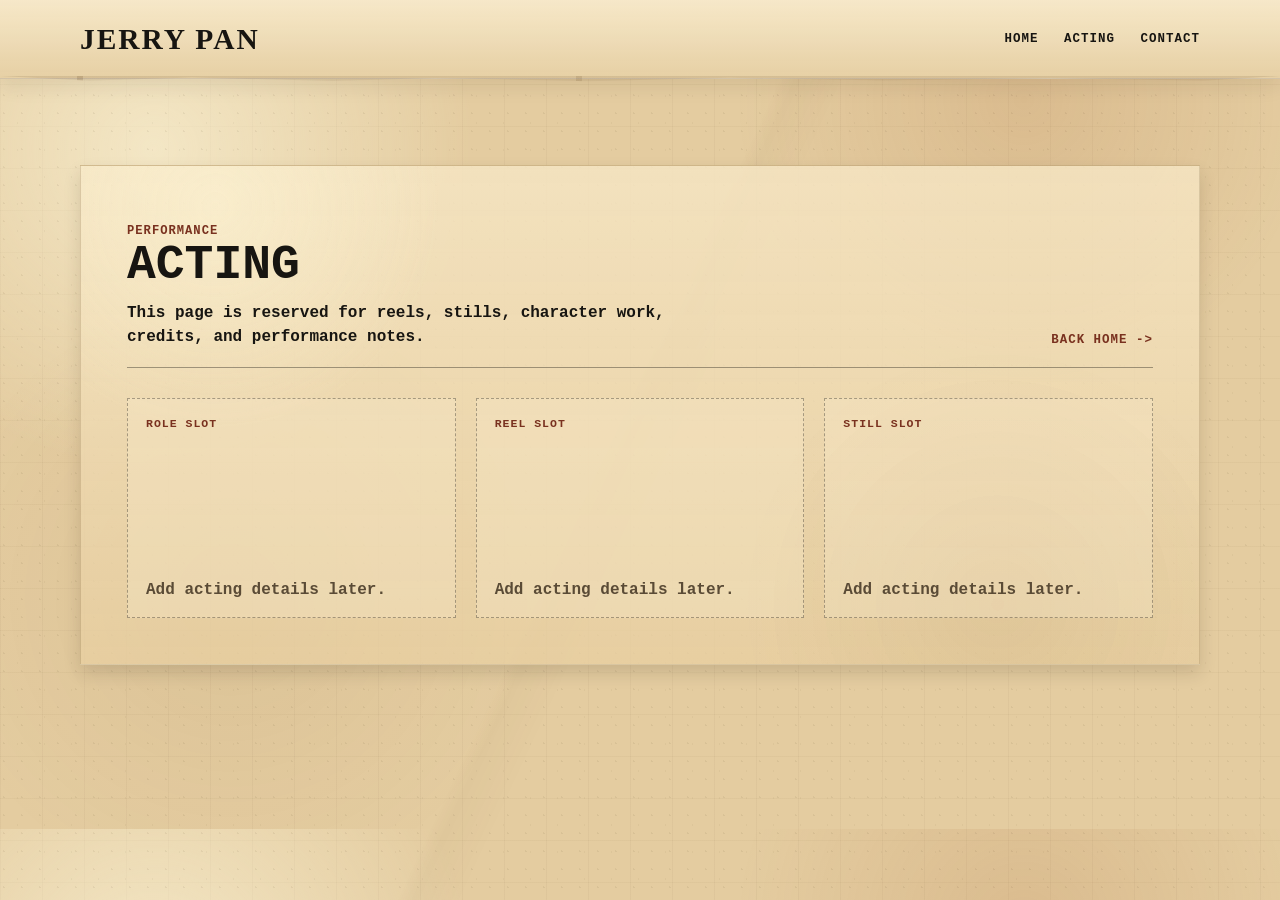
<file: acting.html>
<!DOCTYPE html>
<html lang="en">
  <head>
    <meta charset="UTF-8" />
    <meta name="viewport" content="width=device-width, initial-scale=1.0" />
    <title>Acting | Jerry Pan</title>
    <link rel="stylesheet" href="styles.css" />
  </head>
  <body>
    <header class="site-header">
      <nav class="nav-strip" aria-label="Main navigation">
        <a class="brand" href="index.html#home">Jerry Pan</a>
        <div class="nav-links open-static">
          <a class="nav-link" href="index.html#home">Home</a>
          <a class="nav-link" href="index.html#acting">Acting</a>
          <a class="nav-link" href="index.html#contact">Contact</a>
        </div>
      </nav>
    </header>
    <main class="detail-main">
      <section class="container detail-panel">
        <div class="detail-heading">
          <div>
            <p class="eyebrow">Performance</p>
            <h1>Acting</h1>
            <p>This page is reserved for reels, stills, character work, credits, and performance notes.</p>
          </div>
          <a class="detail-back" href="index.html#acting">Back Home <span aria-hidden="true">-&gt;</span></a>
        </div>
        <div class="empty-grid">
          <article class="empty-card"><span>Role slot</span><p>Add acting details later.</p></article>
          <article class="empty-card"><span>Reel slot</span><p>Add acting details later.</p></article>
          <article class="empty-card"><span>Still slot</span><p>Add acting details later.</p></article>
        </div>
      </section>
    </main>
  </body>
</html>
</file>
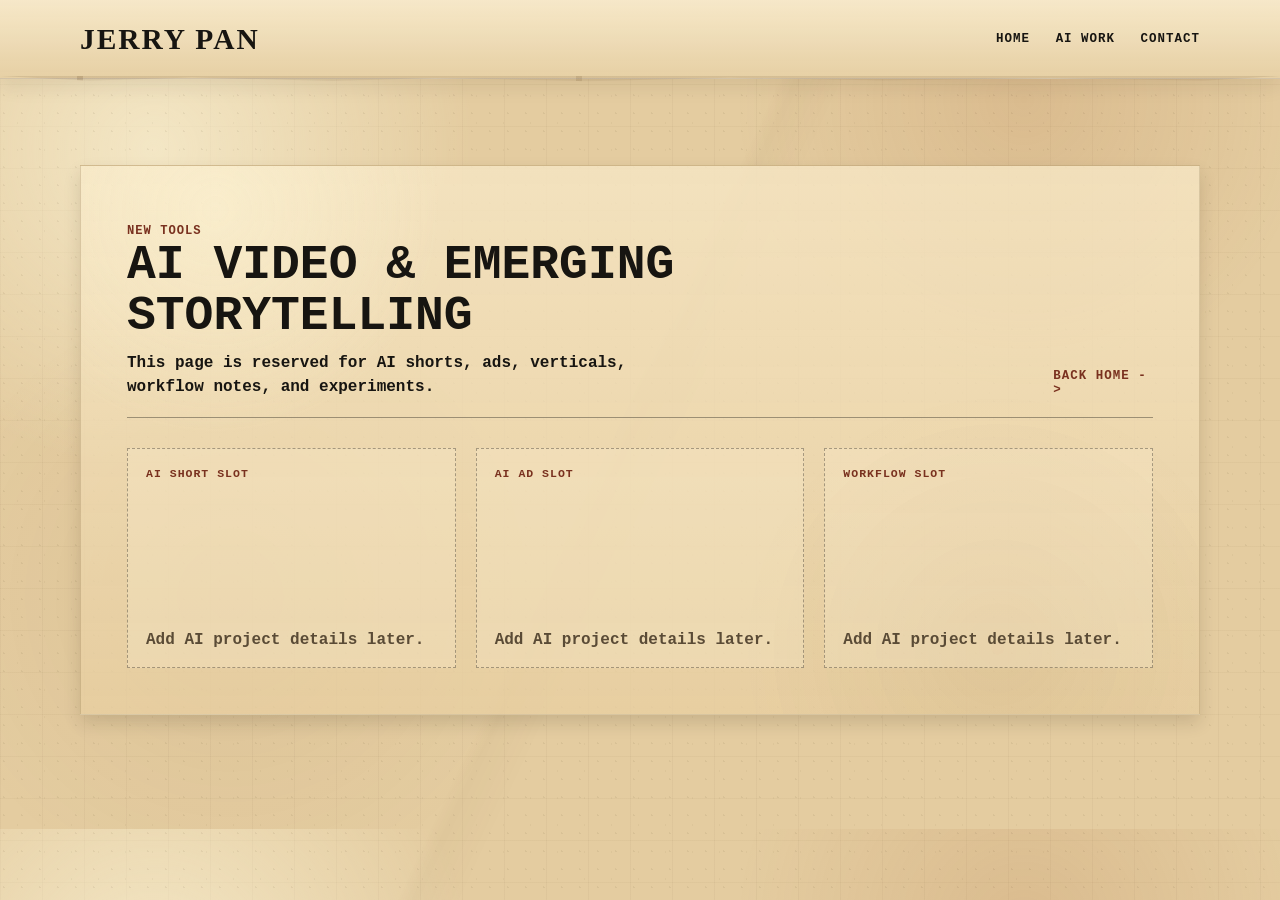
<file: ai-video.html>
<!DOCTYPE html>
<html lang="en">
  <head>
    <meta charset="UTF-8" />
    <meta name="viewport" content="width=device-width, initial-scale=1.0" />
    <title>AI Video | Jerry Pan</title>
    <link rel="stylesheet" href="styles.css" />
  </head>
  <body>
    <header class="site-header">
      <nav class="nav-strip" aria-label="Main navigation">
        <a class="brand" href="index.html#home">Jerry Pan</a>
        <div class="nav-links open-static">
          <a class="nav-link" href="index.html#home">Home</a>
          <a class="nav-link" href="index.html#ai-work">AI Work</a>
          <a class="nav-link" href="index.html#contact">Contact</a>
        </div>
      </nav>
    </header>
    <main class="detail-main">
      <section class="container detail-panel">
        <div class="detail-heading">
          <div>
            <p class="eyebrow">New tools</p>
            <h1>AI Video &amp; Emerging Storytelling</h1>
            <p>This page is reserved for AI shorts, ads, verticals, workflow notes, and experiments.</p>
          </div>
          <a class="detail-back" href="index.html#ai-work">Back Home <span aria-hidden="true">-&gt;</span></a>
        </div>
        <div class="empty-grid">
          <article class="empty-card"><span>AI short slot</span><p>Add AI project details later.</p></article>
          <article class="empty-card"><span>AI ad slot</span><p>Add AI project details later.</p></article>
          <article class="empty-card"><span>Workflow slot</span><p>Add AI project details later.</p></article>
        </div>
      </section>
    </main>
  </body>
</html>
</file>
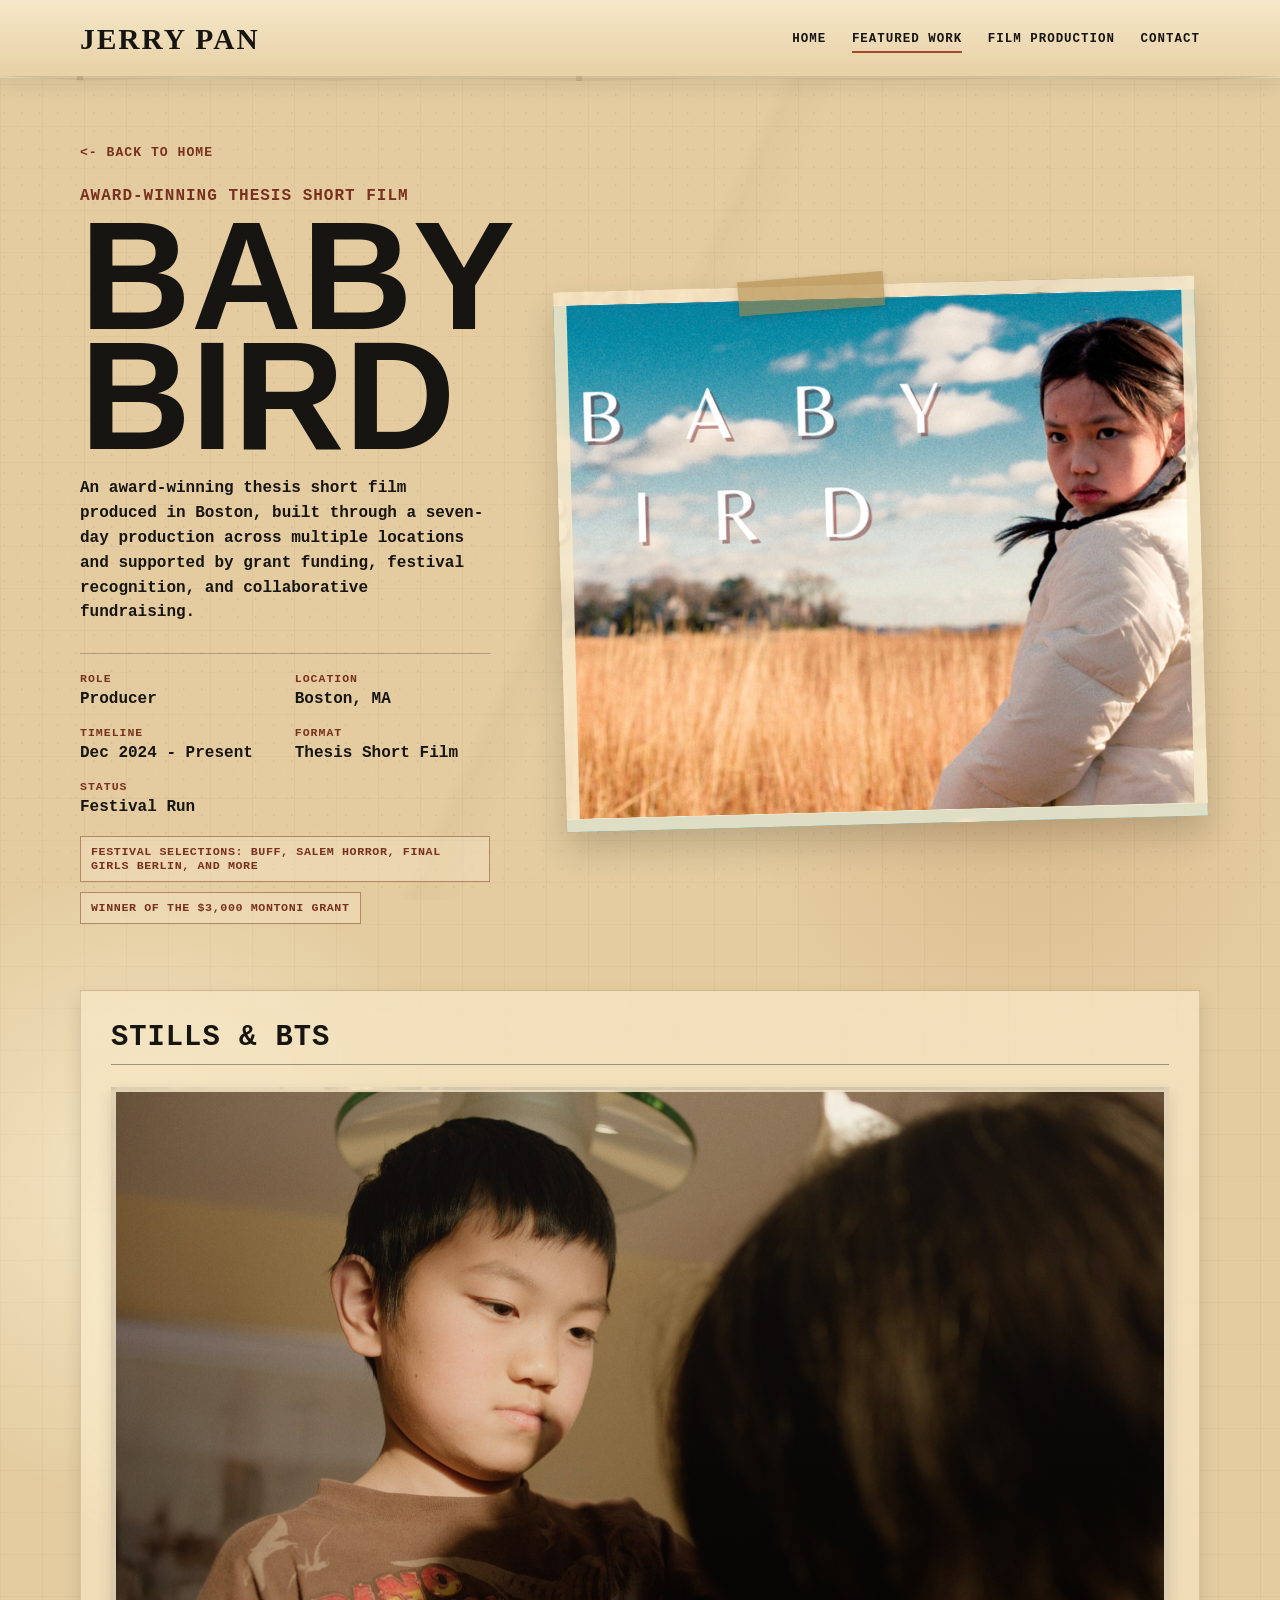
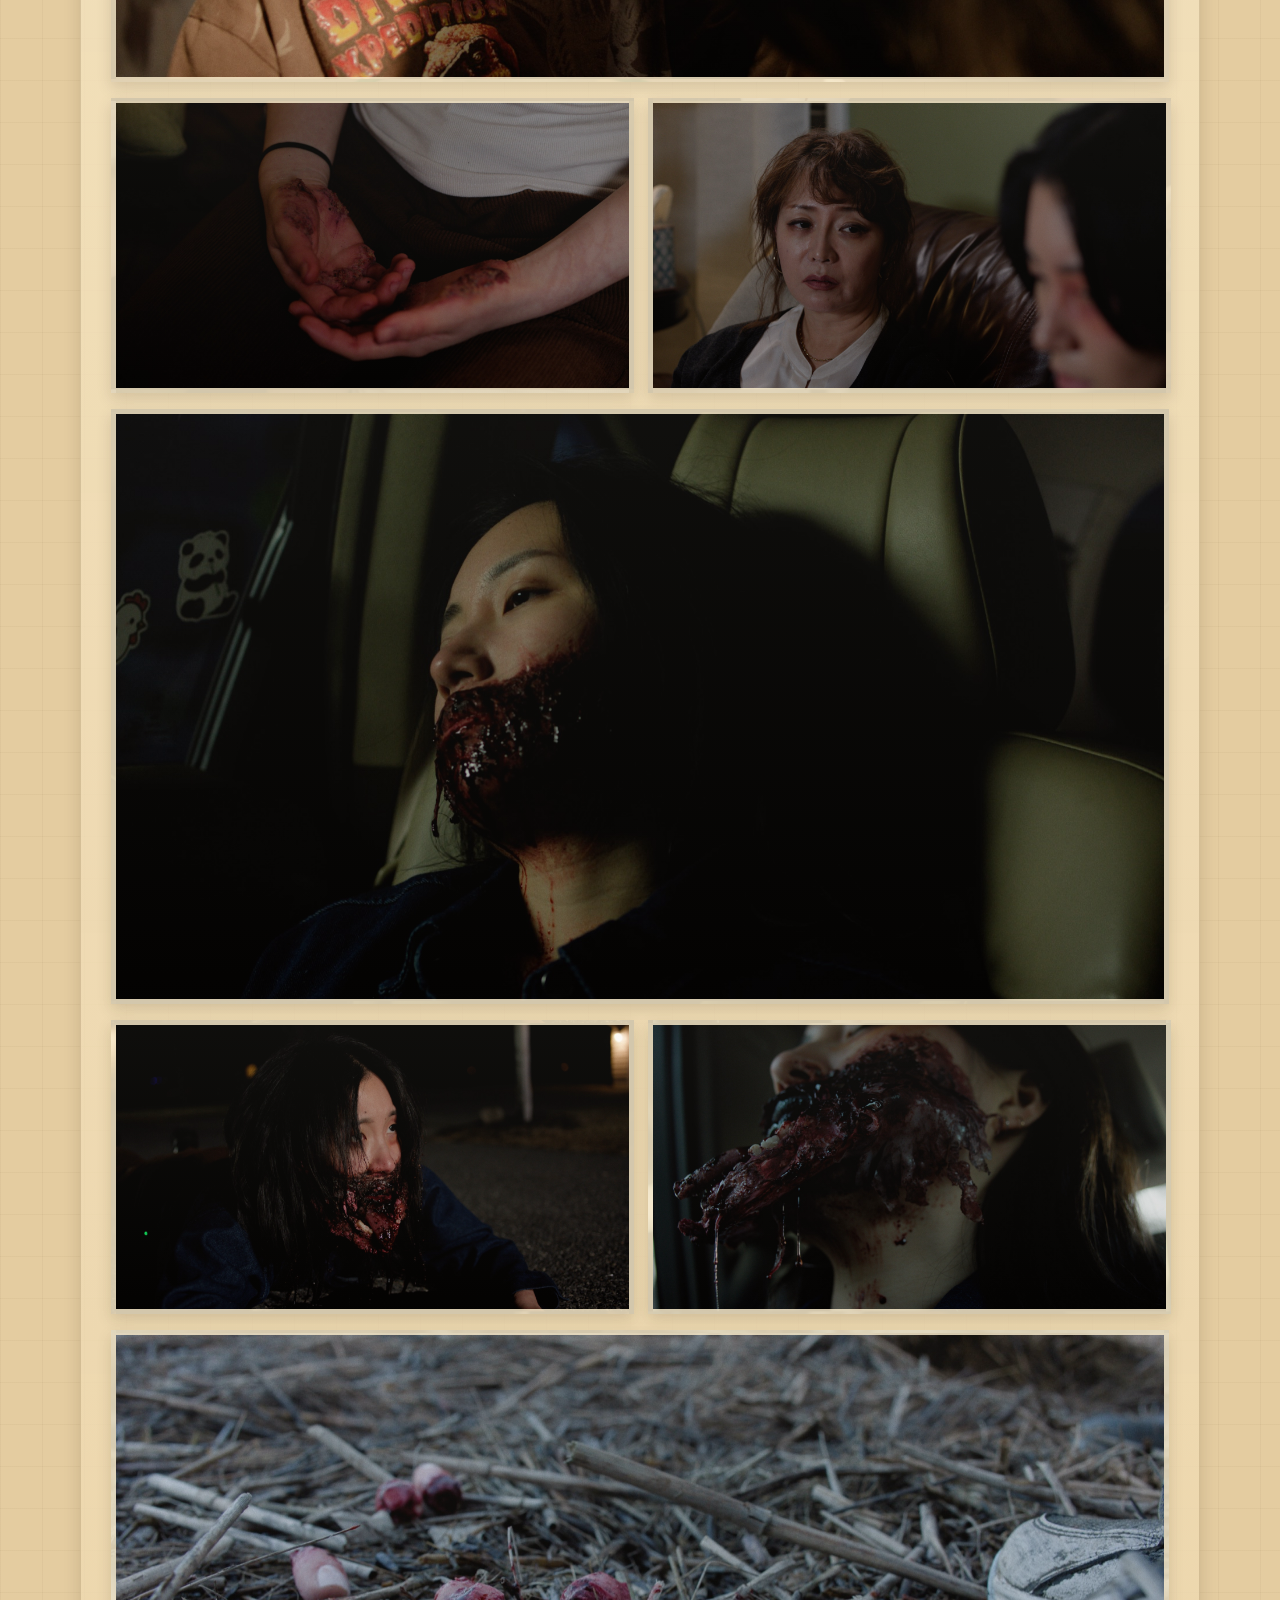
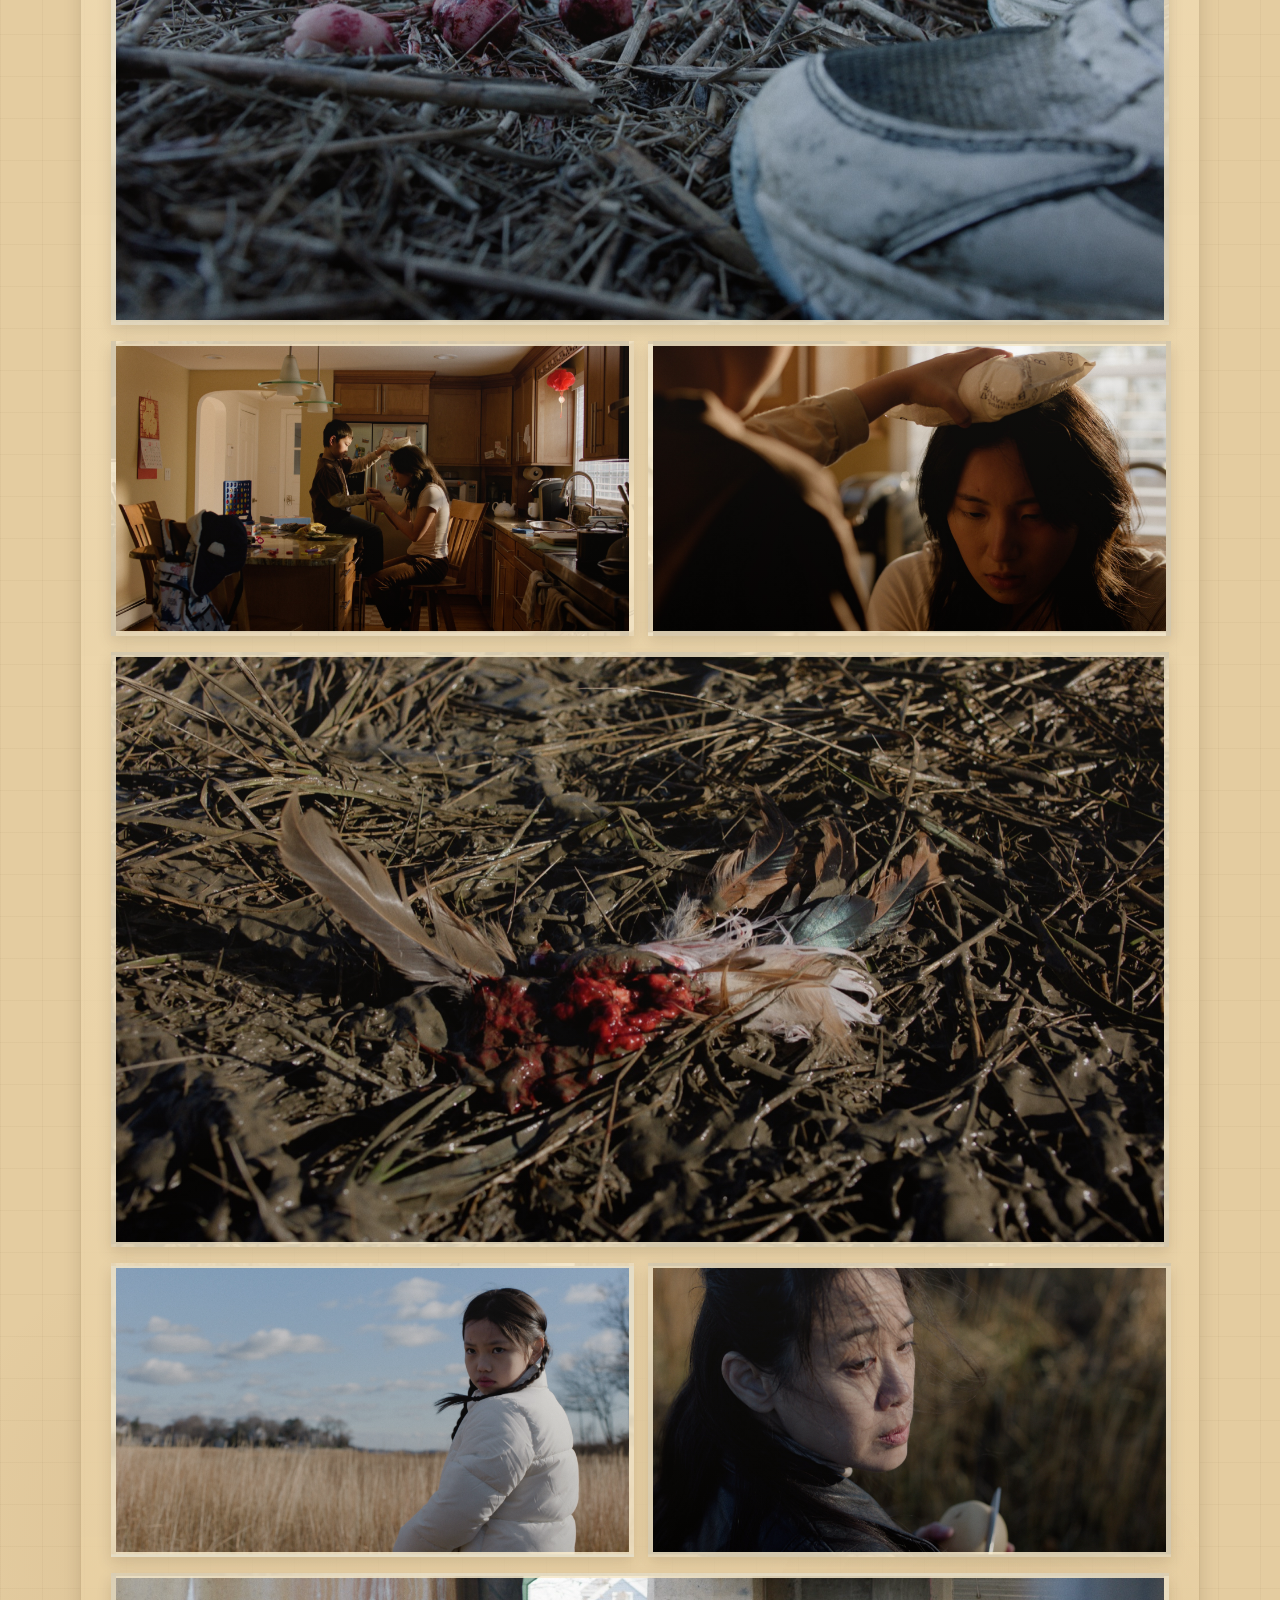
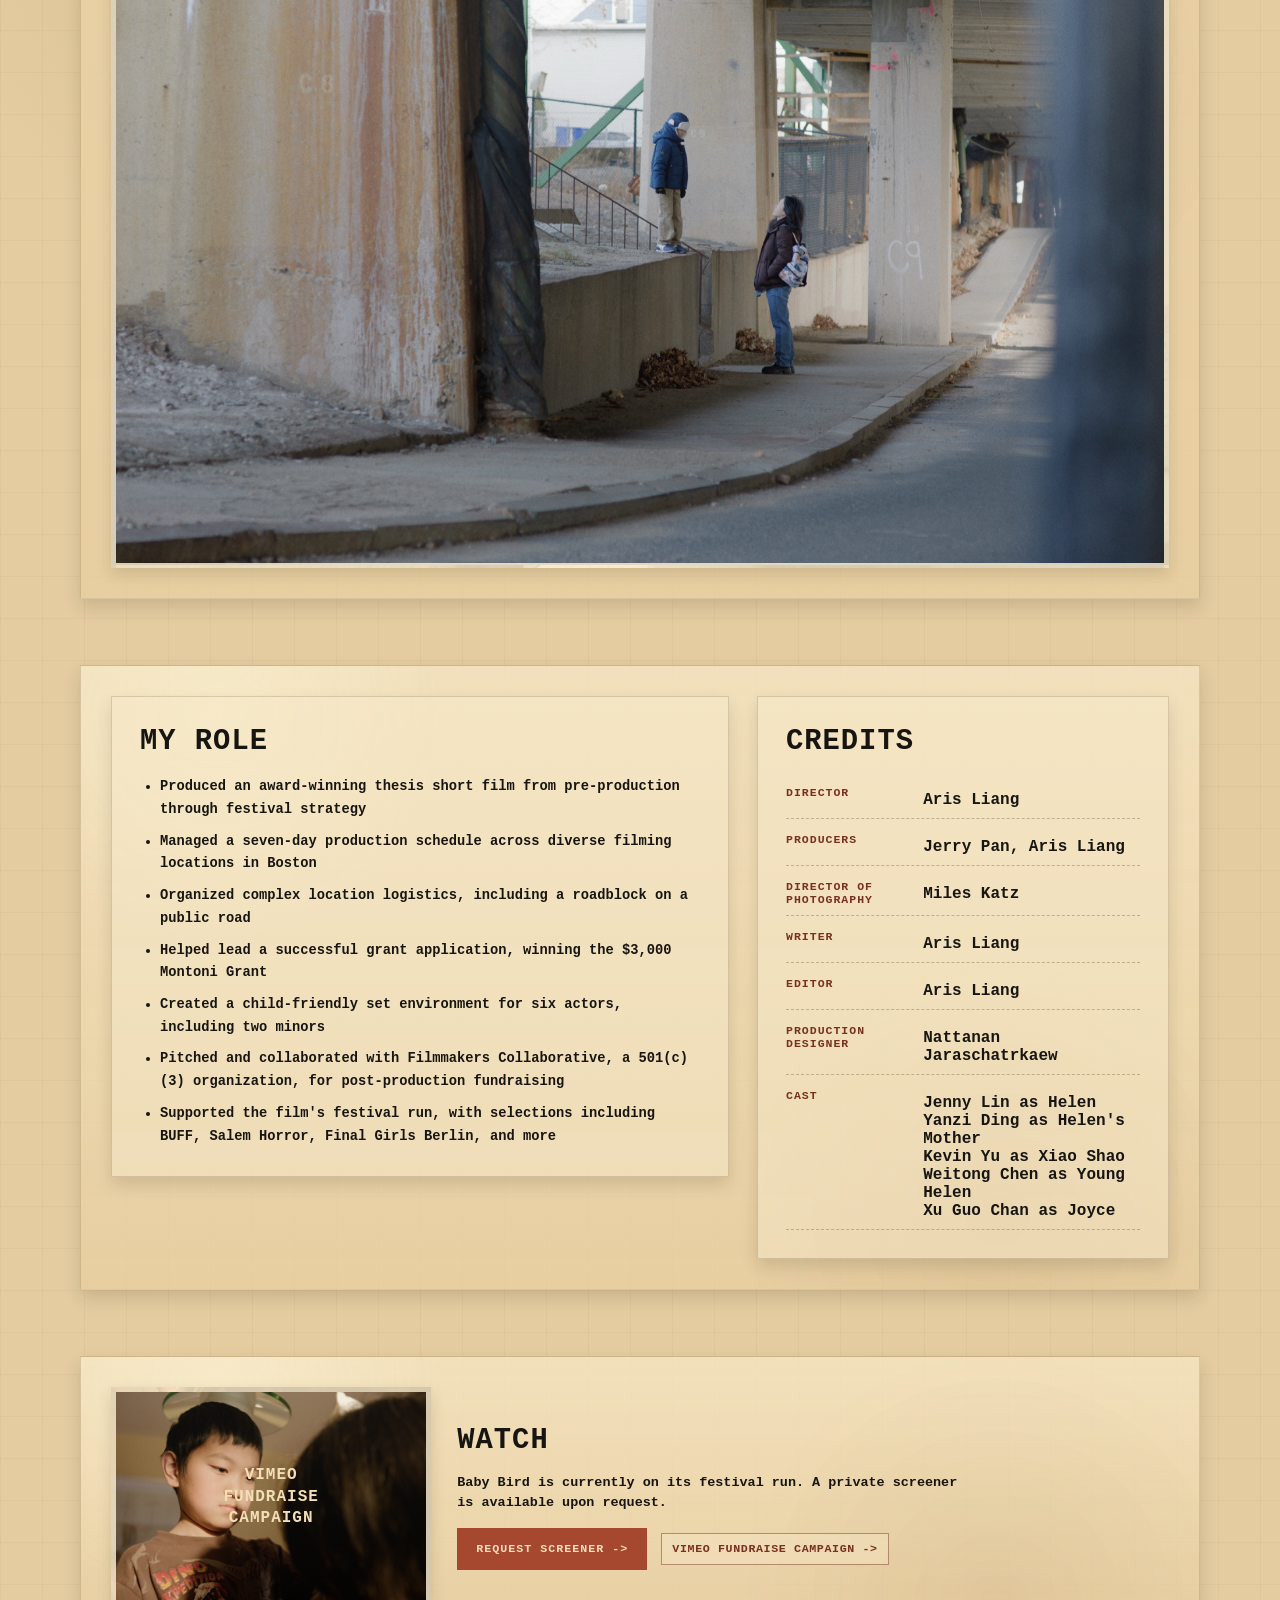
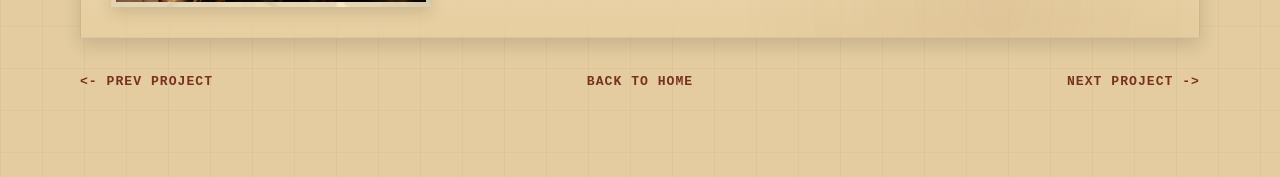
<file: baby-bird.html>
<!DOCTYPE html>
<html lang="en">
  <head>
    <meta charset="UTF-8" />
    <meta name="viewport" content="width=device-width, initial-scale=1.0" />
    <title>Baby Bird | Jerry Pan</title>
    <link rel="stylesheet" href="styles.css" />
  </head>
  <body>
    <header class="site-header">
      <nav class="nav-strip" aria-label="Main navigation">
        <a class="brand" href="index.html#home">Jerry Pan</a>
        <button class="nav-toggle" type="button" aria-expanded="false" aria-controls="site-menu">
          <span></span>
          <span></span>
          <span></span>
          <span class="sr-only">Toggle navigation</span>
        </button>
        <div class="nav-links" id="site-menu">
          <a class="nav-link" href="index.html#home">Home</a>
          <a class="nav-link active" href="index.html#featured-work">Featured Work</a>
          <a class="nav-link" href="index.html#film-production">Film Production</a>
          <a class="nav-link" href="index.html#contact">Contact</a>
        </div>
      </nav>
    </header>

    <main class="project-page">
      <section class="container project-hero" aria-labelledby="baby-bird-title">
        <a class="project-back" href="index.html#featured-work">&lt;- Back to Home</a>
        <div class="project-hero-grid">
          <div class="project-hero-copy">
            <p class="eyebrow">Award-Winning Thesis Short Film</p>
            <h1 id="baby-bird-title">Baby<br />Bird</h1>
            <p>
              An award-winning thesis short film produced in Boston, built through a seven-day
              production across multiple locations and supported by grant funding, festival
              recognition, and collaborative fundraising.
            </p>
            <dl class="project-meta">
              <div><dt>Role</dt><dd>Producer</dd></div>
              <div><dt>Location</dt><dd>Boston, MA</dd></div>
              <div><dt>Timeline</dt><dd>Dec 2024 - Present</dd></div>
              <div><dt>Format</dt><dd>Thesis Short Film</dd></div>
              <div><dt>Status</dt><dd>Festival Run</dd></div>
            </dl>
            <div class="project-tags">
              <span>Festival Selections: BUFF, Salem Horror, Final Girls Berlin, and more</span>
              <span>Winner of the $3,000 Montoni Grant</span>
            </div>
          </div>
          <div class="project-hero-image" style="--photo: url('./assets/baby-bird/hero.jpg?v=title')">
            <span class="tape project-hero-tape"></span>
          </div>
        </div>
      </section>

      <section class="container project-gallery-section" aria-labelledby="stills-heading">
        <div class="project-section-heading">
          <h2 id="stills-heading">Stills &amp; BTS</h2>
        </div>
        <div class="bb-gallery">
          <figure class="bb-gallery-item gallery-hero" style="--photo: url('./assets/baby-bird/still-08.jpg?v=stills')"></figure>
          <figure class="bb-gallery-item" style="--photo: url('./assets/baby-bird/still-10.jpg?v=stills')"></figure>
          <figure class="bb-gallery-item" style="--photo: url('./assets/baby-bird/still-11.jpg?v=stills')"></figure>
          <figure class="bb-gallery-item gallery-wide" style="--photo: url('./assets/baby-bird/still-05.jpg?v=stills')"></figure>
          <figure class="bb-gallery-item" style="--photo: url('./assets/baby-bird/still-13.jpg?v=stills')"></figure>
          <figure class="bb-gallery-item" style="--photo: url('./assets/baby-bird/still-12.jpg?v=stills')"></figure>
          <figure class="bb-gallery-item gallery-wide" style="--photo: url('./assets/baby-bird/still-04.jpg?v=stills')"></figure>
          <figure class="bb-gallery-item" style="--photo: url('./assets/baby-bird/still-07.jpg?v=stills')"></figure>
          <figure class="bb-gallery-item" style="--photo: url('./assets/baby-bird/still-09.jpg?v=stills')"></figure>
          <figure class="bb-gallery-item gallery-wide" style="--photo: url('./assets/baby-bird/still-03.jpg?v=stills')"></figure>
          <figure class="bb-gallery-item" style="--photo: url('./assets/baby-bird/still-01.jpg?v=stills')"></figure>
          <figure class="bb-gallery-item" style="--photo: url('./assets/baby-bird/still-02.jpg?v=stills')"></figure>
          <figure class="bb-gallery-item gallery-wide" style="--photo: url('./assets/baby-bird/still-06.jpg?v=stills')"></figure>
        </div>
      </section>

      <section class="container project-info-grid">
        <article class="project-paper-card">
          <h2>My Role</h2>
          <ul>
            <li>Produced an award-winning thesis short film from pre-production through festival strategy</li>
            <li>Managed a seven-day production schedule across diverse filming locations in Boston</li>
            <li>Organized complex location logistics, including a roadblock on a public road</li>
            <li>Helped lead a successful grant application, winning the $3,000 Montoni Grant</li>
            <li>Created a child-friendly set environment for six actors, including two minors</li>
            <li>Pitched and collaborated with Filmmakers Collaborative, a 501(c)(3) organization, for post-production fundraising</li>
            <li>Supported the film's festival run, with selections including BUFF, Salem Horror, Final Girls Berlin, and more</li>
          </ul>
        </article>

        <article class="project-paper-card">
          <h2>Credits</h2>
          <dl class="credits-list">
            <div><dt>Director</dt><dd>Aris Liang</dd></div>
            <div><dt>Producers</dt><dd>Jerry Pan, Aris Liang</dd></div>
            <div><dt>Director of Photography</dt><dd>Miles Katz</dd></div>
            <div><dt>Writer</dt><dd>Aris Liang</dd></div>
            <div><dt>Editor</dt><dd>Aris Liang</dd></div>
            <div><dt>Production Designer</dt><dd>Nattanan Jaraschatrkaew</dd></div>
            <div>
              <dt>Cast</dt>
              <dd>
                Jenny Lin as Helen<br />
                Yanzi Ding as Helen's Mother<br />
                Kevin Yu as Xiao Shao<br />
                Weitong Chen as Young Helen<br />
                Xu Guo Chan as Joyce
              </dd>
            </div>
          </dl>
        </article>
      </section>

      <section class="container project-watch-section" aria-labelledby="watch-heading">
        <a
          class="watch-thumb"
          href="https://vimeo.com/1054960101"
          target="_blank"
          rel="noopener noreferrer"
          style="--photo: url('./assets/baby-bird/trailer-thumb.jpg?v=stills')"
          aria-label="Open the Baby Bird Vimeo fundraise campaign"
        >
          <span>Vimeo<br />Fundraise<br />Campaign</span>
        </a>
        <div class="watch-copy">
          <h2 id="watch-heading">Watch</h2>
          <p>Baby Bird is currently on its festival run. A private screener is available upon request.</p>
          <div class="watch-actions">
            <a
              class="button button-red"
              href="https://mail.google.com/mail/?view=cm&fs=1&to=JerryPan404%40gmail.com&su=Baby%20Bird%20Screener%20Request&body=Hi%20Jerry%2C%0A%0AI%27d%20like%20to%20request%20a%20private%20screener%20for%20Baby%20Bird.%0A%0AThank%20you."
              target="_blank"
              rel="noopener noreferrer"
            >Request Screener -&gt;</a>
            <a
              class="trailer-note"
              href="https://vimeo.com/1054960101"
              target="_blank"
              rel="noopener noreferrer"
            >Vimeo Fundraise Campaign -&gt;</a>
          </div>
        </div>
      </section>

      <nav class="container project-bottom-nav" aria-label="Project navigation">
        <a href="once-upon-the-time-in-boston.html">&lt;- Prev Project</a>
        <a href="index.html#featured-work">Back to Home</a>
        <a href="index.html#featured-project-echoes-of-tomorrow">Next Project -&gt;</a>
      </nav>
    </main>
    <script src="script.js"></script>
  </body>
</html>
</file>
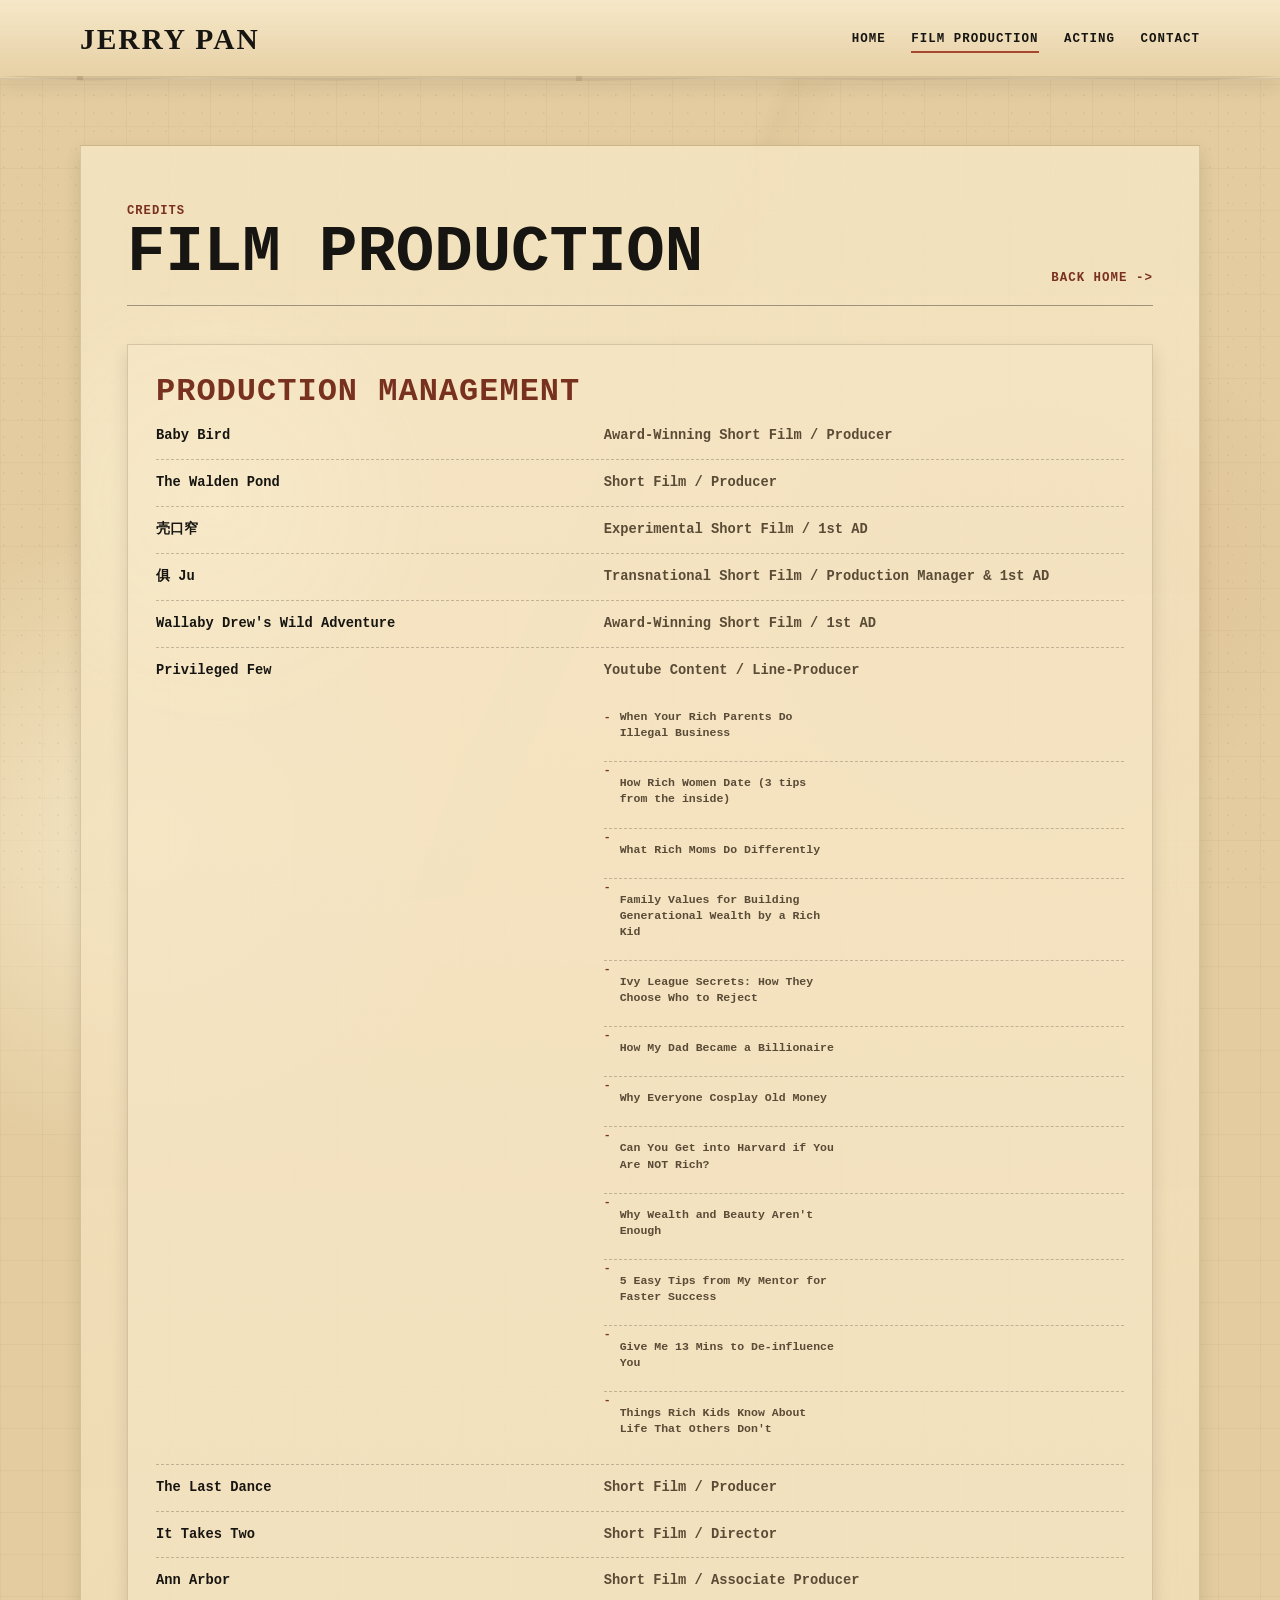
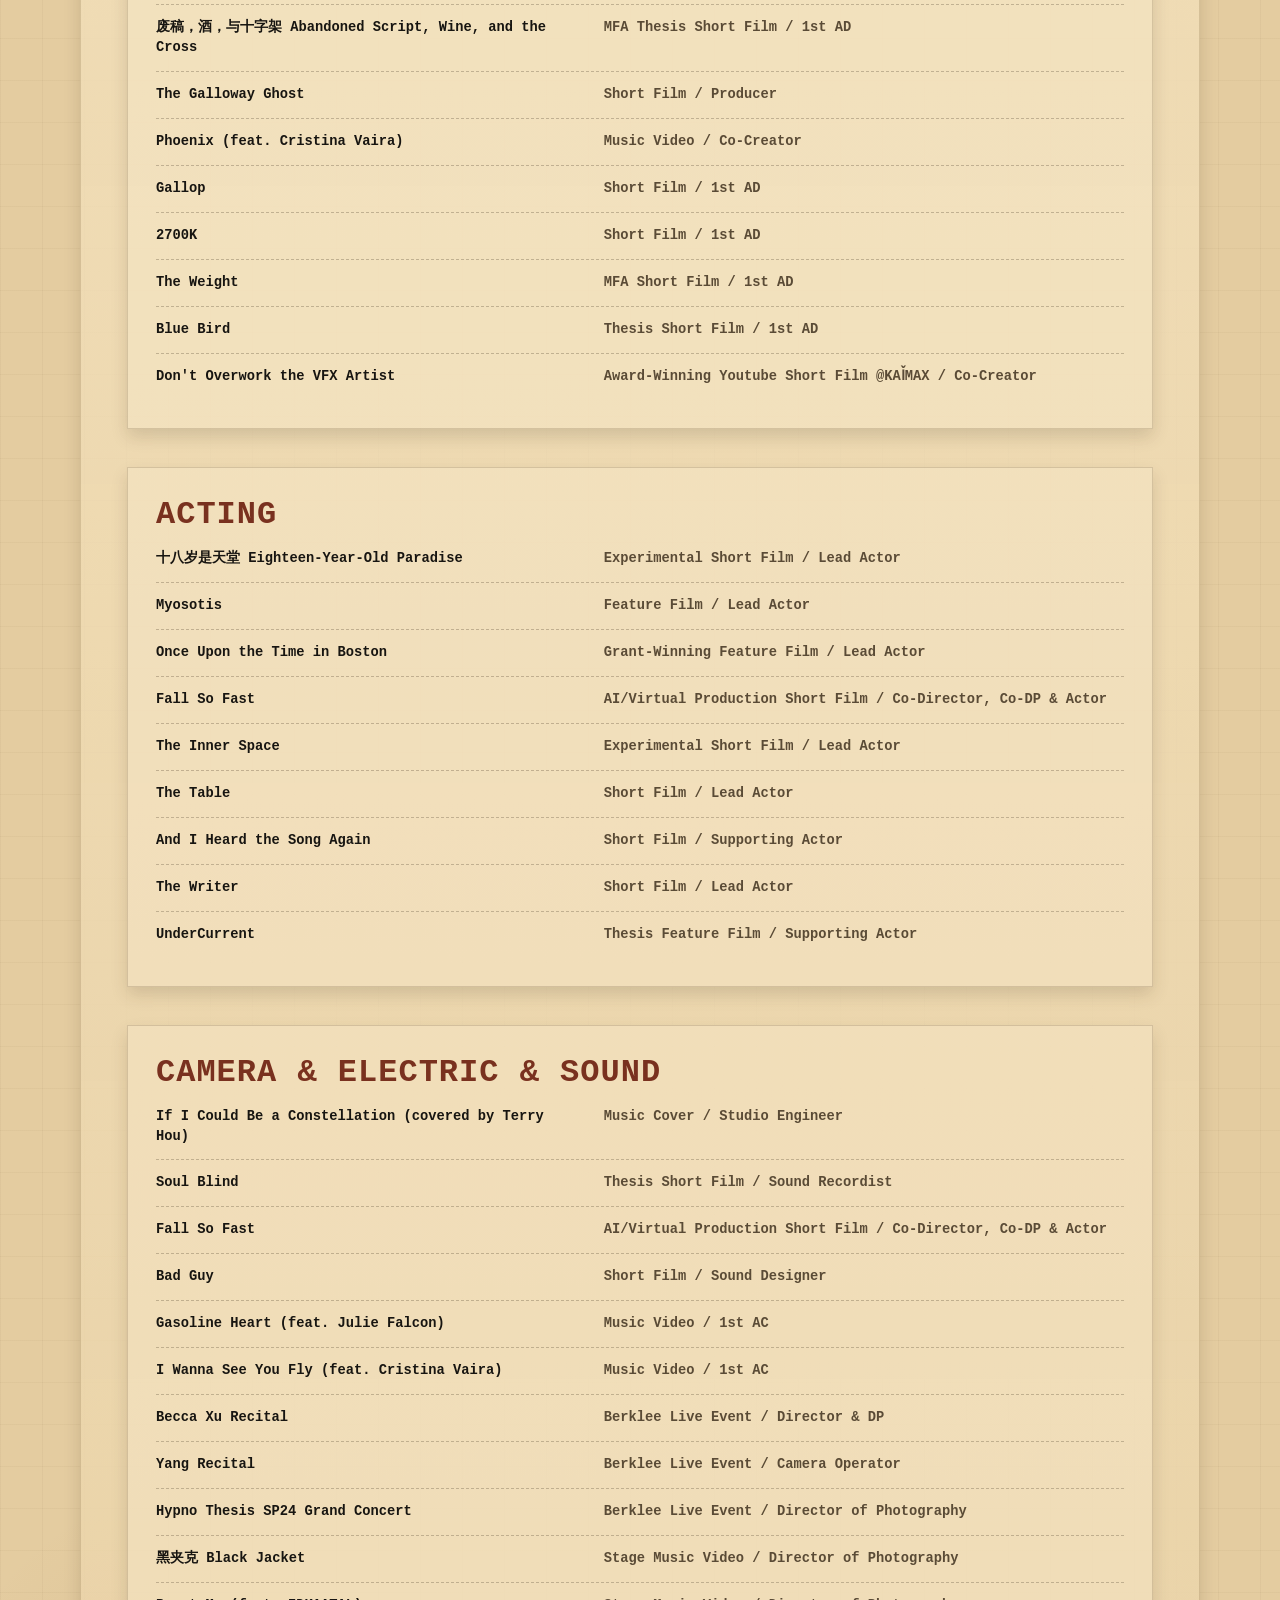
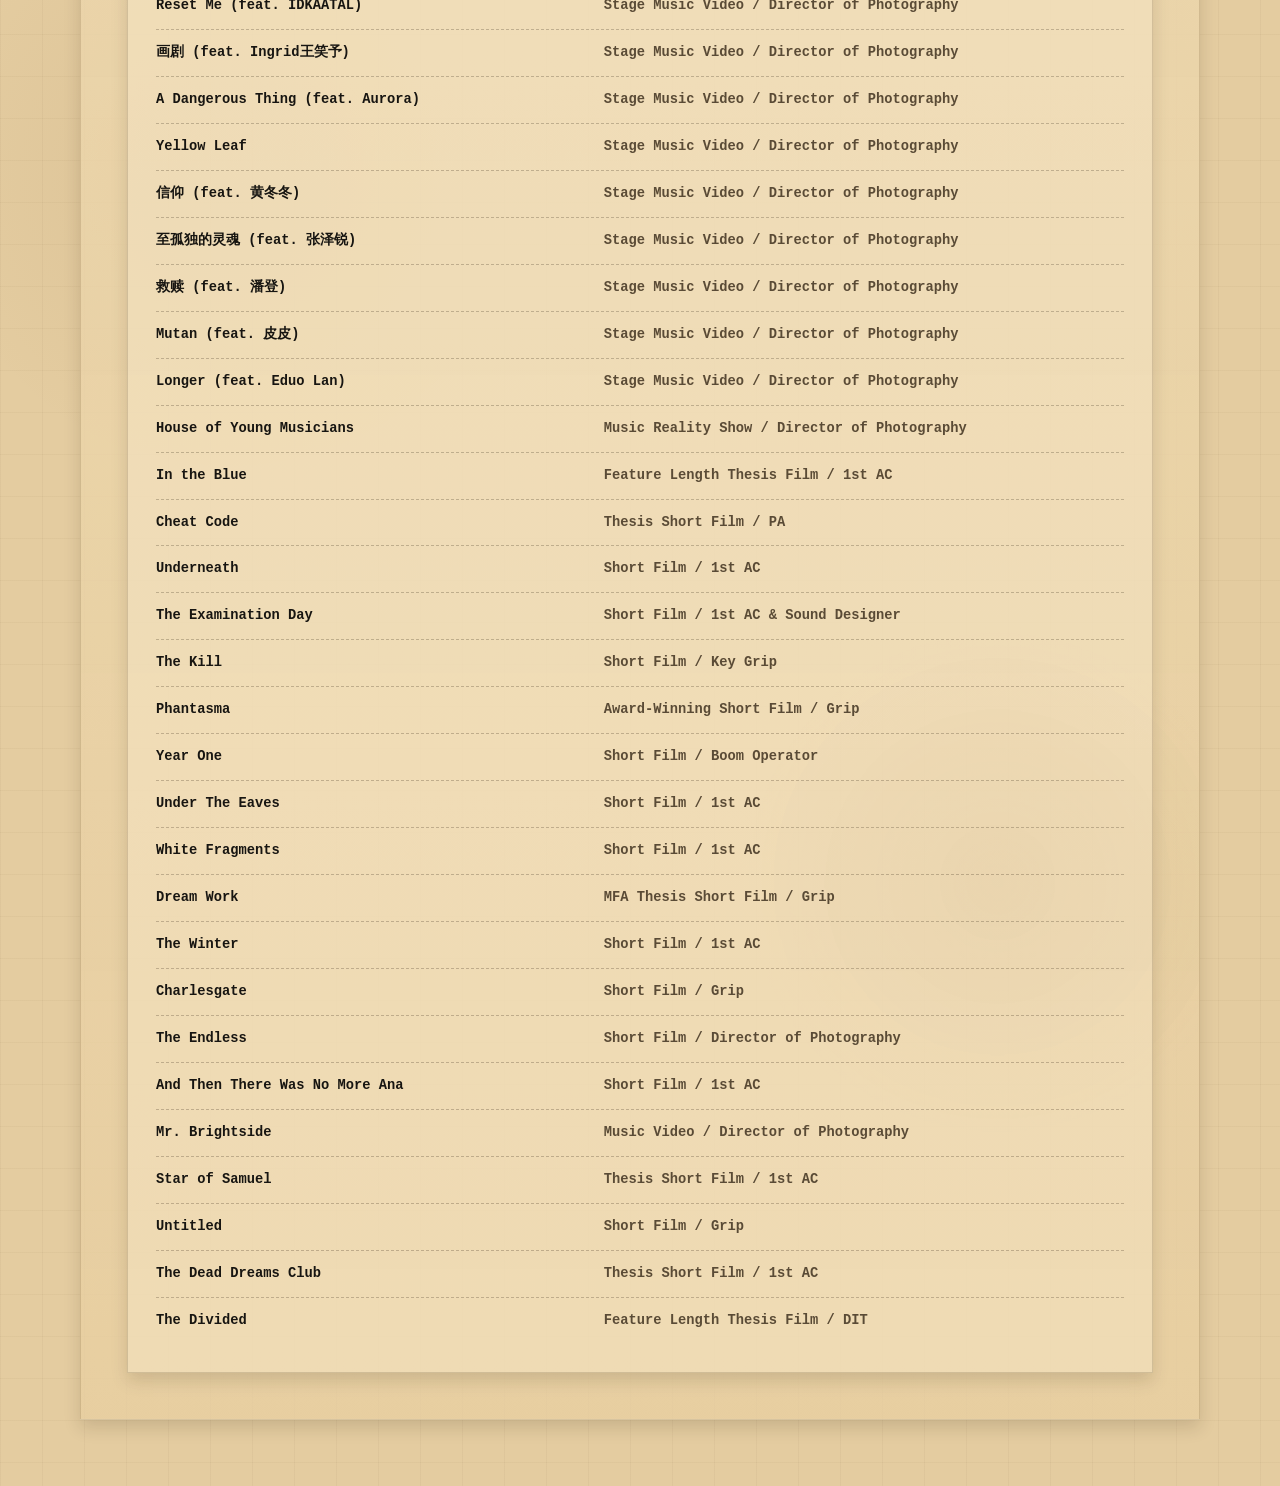
<file: credits.html>
<!DOCTYPE html>
<html lang="en">
  <head>
    <meta charset="UTF-8" />
    <meta name="viewport" content="width=device-width, initial-scale=1.0" />
    <title>Film Production Credits | Jerry Pan</title>
    <link rel="stylesheet" href="styles.css" />
  </head>
  <body>
    <header class="site-header">
      <nav class="nav-strip" aria-label="Main navigation">
        <a class="brand" href="index.html#home">Jerry Pan</a>
        <button class="nav-toggle" type="button" aria-expanded="false" aria-controls="site-menu">
          <span></span>
          <span></span>
          <span></span>
          <span class="sr-only">Toggle navigation</span>
        </button>
        <div class="nav-links" id="site-menu">
          <a class="nav-link" href="index.html#home">Home</a>
          <a class="nav-link active" href="index.html#film-production">Film Production</a>
          <a class="nav-link" href="index.html#acting">Acting</a>
          <a class="nav-link" href="index.html#contact">Contact</a>
        </div>
      </nav>
    </header>

    <main class="detail-main credits-main">
      <section class="container detail-panel credits-panel">
        <div class="detail-heading credits-heading">
          <div>
            <p class="eyebrow">Credits</p>
            <h1>Film Production</h1>
          </div>
          <a class="detail-back" href="index.html#film-production">Back Home <span aria-hidden="true">-&gt;</span></a>
        </div>

        <div class="credit-sections">
          <section class="credit-category" aria-labelledby="producer-ad-credits">
            <h2 id="producer-ad-credits">Production Management</h2>
            <ol class="credit-list">
              <li><span>Baby Bird</span><em>Award-Winning Short Film / Producer</em></li>
              <li><span>The Walden Pond</span><em>Short Film / Producer</em></li>
              <li><span>壳口窄</span><em>Experimental Short Film / 1st AD</em></li>
              <li><span>俱 Ju</span><em>Transnational Short Film / Production Manager &amp; 1st AD</em></li>
              <li><span>Wallaby Drew's Wild Adventure</span><em>Award-Winning Short Film / 1st AD</em></li>
              <li class="credit-with-episodes">
                <span>Privileged Few</span>
                <em>Youtube Content / Line-Producer</em>
                <ul class="credit-episodes">
                  <li>When Your Rich Parents Do Illegal Business</li>
                  <li>How Rich Women Date (3 tips from the inside)</li>
                  <li>What Rich Moms Do Differently</li>
                  <li>Family Values for Building Generational Wealth by a Rich Kid</li>
                  <li>Ivy League Secrets: How They Choose Who to Reject</li>
                  <li>How My Dad Became a Billionaire</li>
                  <li>Why Everyone Cosplay Old Money</li>
                  <li>Can You Get into Harvard if You Are NOT Rich?</li>
                  <li>Why Wealth and Beauty Aren't Enough</li>
                  <li>5 Easy Tips from My Mentor for Faster Success</li>
                  <li>Give Me 13 Mins to De-influence You</li>
                  <li>Things Rich Kids Know About Life That Others Don't</li>
                </ul>
              </li>
              <li><span>The Last Dance</span><em>Short Film / Producer</em></li>
              <li><span>It Takes Two</span><em>Short Film / Director</em></li>
              <li><span>Ann Arbor</span><em>Short Film / Associate Producer</em></li>
              <li><span>废稿，酒，与十字架 Abandoned Script, Wine, and the Cross</span><em>MFA Thesis Short Film / 1st AD</em></li>
              <li><span>The Galloway Ghost</span><em>Short Film / Producer</em></li>
              <li><span>Phoenix (feat. Cristina Vaira)</span><em>Music Video / Co-Creator</em></li>
              <li><span>Gallop</span><em>Short Film / 1st AD</em></li>
              <li><span>2700K</span><em>Short Film / 1st AD</em></li>
              <li><span>The Weight</span><em>MFA Short Film / 1st AD</em></li>
              <li><span>Blue Bird</span><em>Thesis Short Film / 1st AD</em></li>
              <li><span>Don't Overwork the VFX Artist</span><em>Award-Winning Youtube Short Film @KAǏMAX / Co-Creator</em></li>
            </ol>
          </section>

          <section class="credit-category" aria-labelledby="acting-credits">
            <h2 id="acting-credits">Acting</h2>
            <ol class="credit-list">
              <li><span>十八岁是天堂 Eighteen-Year-Old Paradise</span><em>Experimental Short Film / Lead Actor</em></li>
              <li><span><a href="myosotis.html">Myosotis</a></span><em>Feature Film / Lead Actor</em></li>
              <li><span><a href="once-upon-the-time-in-boston.html">Once Upon the Time in Boston</a></span><em>Grant-Winning Feature Film / Lead Actor</em></li>
              <li><span>Fall So Fast</span><em>AI/Virtual Production Short Film / Co-Director, Co-DP &amp; Actor</em></li>
              <li><span>The Inner Space</span><em>Experimental Short Film / Lead Actor</em></li>
              <li><span>The Table</span><em>Short Film / Lead Actor</em></li>
              <li><span>And I Heard the Song Again</span><em>Short Film / Supporting Actor</em></li>
              <li><span>The Writer</span><em>Short Film / Lead Actor</em></li>
              <li><span>UnderCurrent</span><em>Thesis Feature Film / Supporting Actor</em></li>
            </ol>
          </section>

          <section class="credit-category" aria-labelledby="camera-credits">
            <h2 id="camera-credits">Camera &amp; Electric &amp; Sound</h2>
            <ol class="credit-list">
              <li><span>If I Could Be a Constellation (covered by Terry Hou)</span><em>Music Cover / Studio Engineer</em></li>
              <li><span>Soul Blind</span><em>Thesis Short Film / Sound Recordist</em></li>
              <li><span>Fall So Fast</span><em>AI/Virtual Production Short Film / Co-Director, Co-DP &amp; Actor</em></li>
              <li><span>Bad Guy</span><em>Short Film / Sound Designer</em></li>
              <li><span>Gasoline Heart (feat. Julie Falcon)</span><em>Music Video / 1st AC</em></li>
              <li><span>I Wanna See You Fly (feat. Cristina Vaira)</span><em>Music Video / 1st AC</em></li>
              <li><span>Becca Xu Recital</span><em>Berklee Live Event / Director &amp; DP</em></li>
              <li><span>Yang Recital</span><em>Berklee Live Event / Camera Operator</em></li>
              <li><span>Hypno Thesis SP24 Grand Concert</span><em>Berklee Live Event / Director of Photography</em></li>
              <li><span>黑夹克 Black Jacket</span><em>Stage Music Video / Director of Photography</em></li>
              <li><span>Reset Me (feat. IDKAATAL)</span><em>Stage Music Video / Director of Photography</em></li>
              <li><span>画剧 (feat. Ingrid王笑予)</span><em>Stage Music Video / Director of Photography</em></li>
              <li><span>A Dangerous Thing (feat. Aurora)</span><em>Stage Music Video / Director of Photography</em></li>
              <li><span>Yellow Leaf</span><em>Stage Music Video / Director of Photography</em></li>
              <li><span>信仰 (feat. 黄冬冬)</span><em>Stage Music Video / Director of Photography</em></li>
              <li><span>至孤独的灵魂 (feat. 张泽锐)</span><em>Stage Music Video / Director of Photography</em></li>
              <li><span>救赎 (feat. 潘登)</span><em>Stage Music Video / Director of Photography</em></li>
              <li><span>Mutan (feat. 皮皮)</span><em>Stage Music Video / Director of Photography</em></li>
              <li><span>Longer (feat. Eduo Lan)</span><em>Stage Music Video / Director of Photography</em></li>
              <li><span>House of Young Musicians</span><em>Music Reality Show / Director of Photography</em></li>
              <li><span>In the Blue</span><em>Feature Length Thesis Film / 1st AC</em></li>
              <li><span>Cheat Code</span><em>Thesis Short Film / PA</em></li>
              <li><span>Underneath</span><em>Short Film / 1st AC</em></li>
              <li><span>The Examination Day</span><em>Short Film / 1st AC &amp; Sound Designer</em></li>
              <li><span>The Kill</span><em>Short Film / Key Grip</em></li>
              <li><span>Phantasma</span><em>Award-Winning Short Film / Grip</em></li>
              <li><span>Year One</span><em>Short Film / Boom Operator</em></li>
              <li><span>Under The Eaves</span><em>Short Film / 1st AC</em></li>
              <li><span>White Fragments</span><em>Short Film / 1st AC</em></li>
              <li><span>Dream Work</span><em>MFA Thesis Short Film / Grip</em></li>
              <li><span>The Winter</span><em>Short Film / 1st AC</em></li>
              <li><span>Charlesgate</span><em>Short Film / Grip</em></li>
              <li><span>The Endless</span><em>Short Film / Director of Photography</em></li>
              <li><span>And Then There Was No More Ana</span><em>Short Film / 1st AC</em></li>
              <li><span>Mr. Brightside</span><em>Music Video / Director of Photography</em></li>
              <li><span>Star of Samuel</span><em>Thesis Short Film / 1st AC</em></li>
              <li><span>Untitled</span><em>Short Film / Grip</em></li>
              <li><span>The Dead Dreams Club</span><em>Thesis Short Film / 1st AC</em></li>
              <li><span>The Divided</span><em>Feature Length Thesis Film / DIT</em></li>
            </ol>
          </section>
        </div>
      </section>
    </main>

    <script src="script.js"></script>
  </body>
</html>
</file>
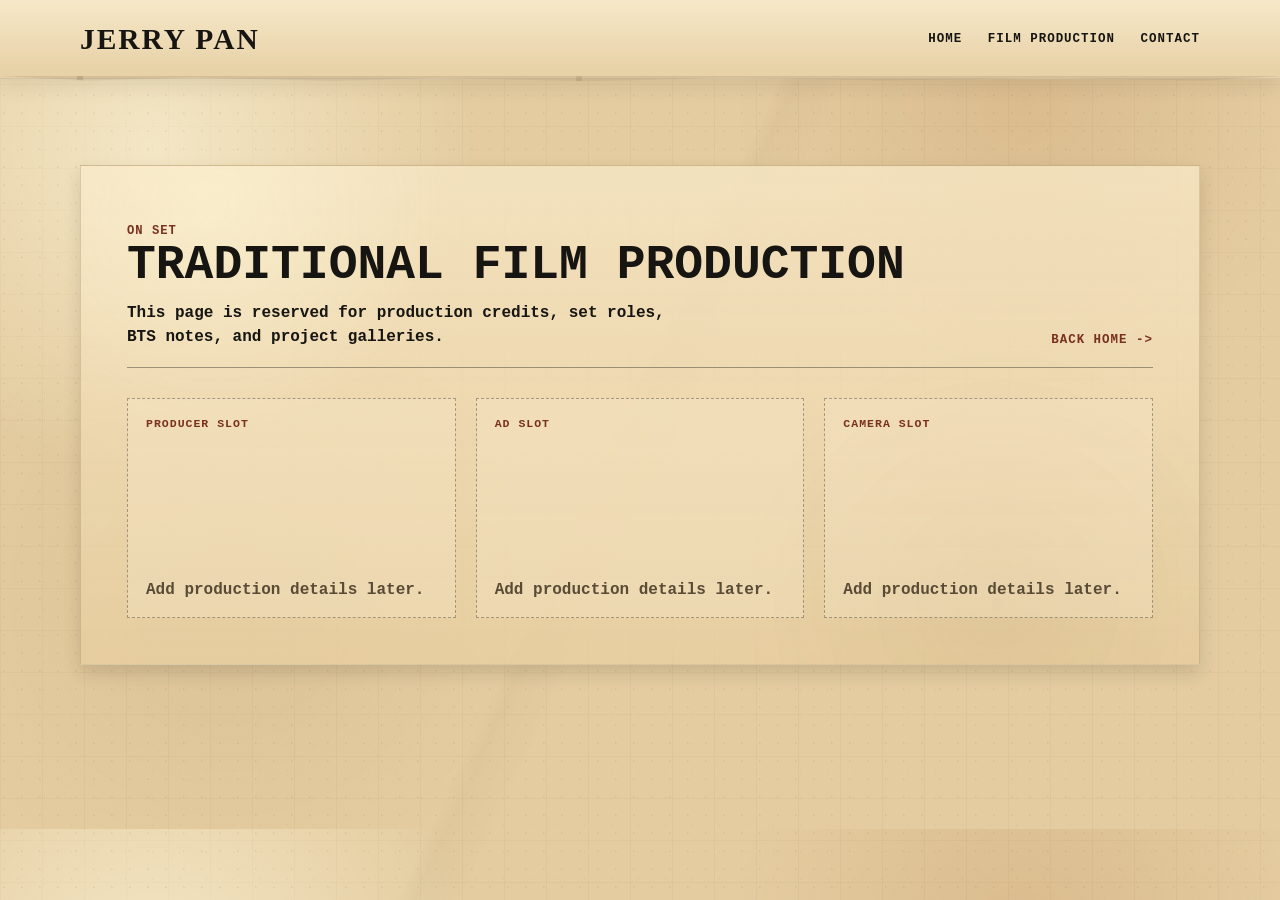
<file: film-production.html>
<!DOCTYPE html>
<html lang="en">
  <head>
    <meta charset="UTF-8" />
    <meta name="viewport" content="width=device-width, initial-scale=1.0" />
    <title>Traditional Film Production | Jerry Pan</title>
    <link rel="stylesheet" href="styles.css" />
  </head>
  <body>
    <header class="site-header">
      <nav class="nav-strip" aria-label="Main navigation">
        <a class="brand" href="index.html#home">Jerry Pan</a>
        <div class="nav-links open-static">
          <a class="nav-link" href="index.html#home">Home</a>
          <a class="nav-link" href="index.html#film-production">Film Production</a>
          <a class="nav-link" href="index.html#contact">Contact</a>
        </div>
      </nav>
    </header>
    <main class="detail-main">
      <section class="container detail-panel">
        <div class="detail-heading">
          <div>
            <p class="eyebrow">On set</p>
            <h1>Traditional Film Production</h1>
            <p>This page is reserved for production credits, set roles, BTS notes, and project galleries.</p>
          </div>
          <a class="detail-back" href="index.html#film-production">Back Home <span aria-hidden="true">-&gt;</span></a>
        </div>
        <div class="empty-grid">
          <article class="empty-card"><span>Producer slot</span><p>Add production details later.</p></article>
          <article class="empty-card"><span>AD slot</span><p>Add production details later.</p></article>
          <article class="empty-card"><span>Camera slot</span><p>Add production details later.</p></article>
        </div>
      </section>
    </main>
  </body>
</html>
</file>
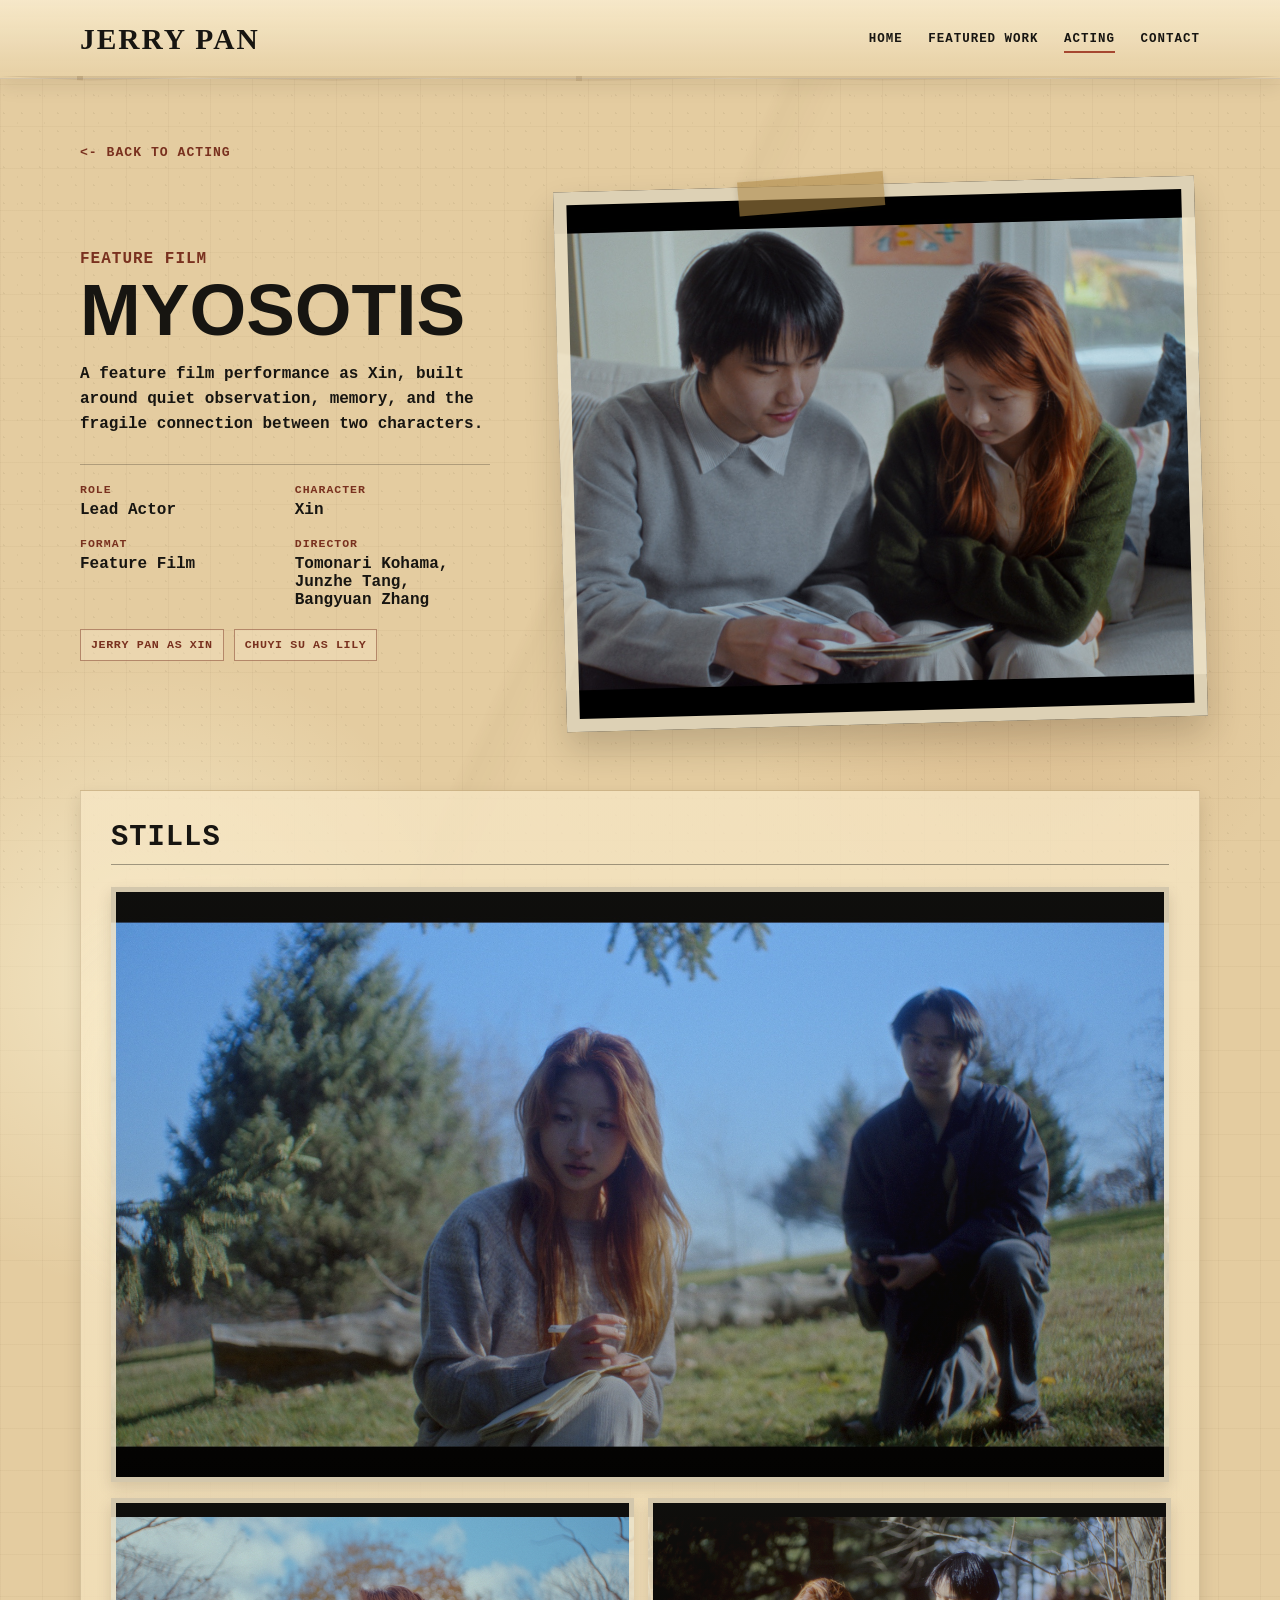
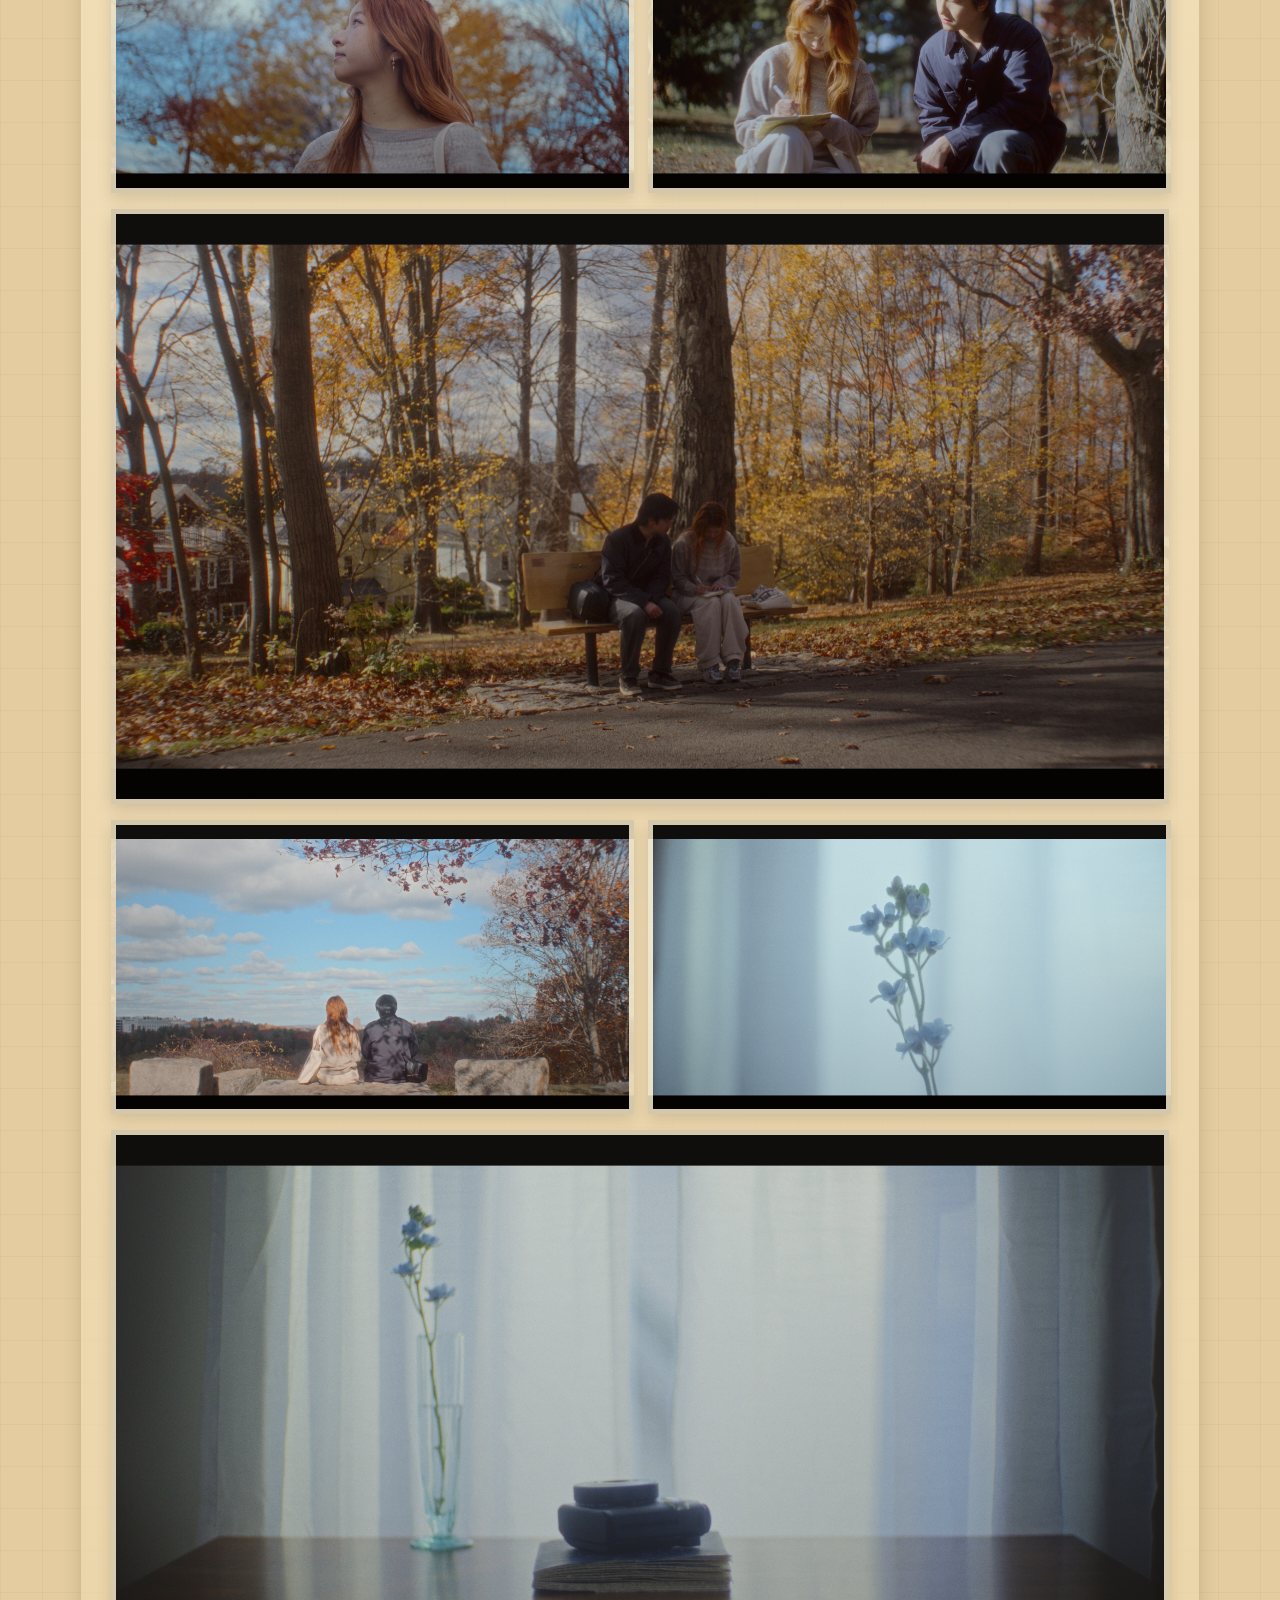
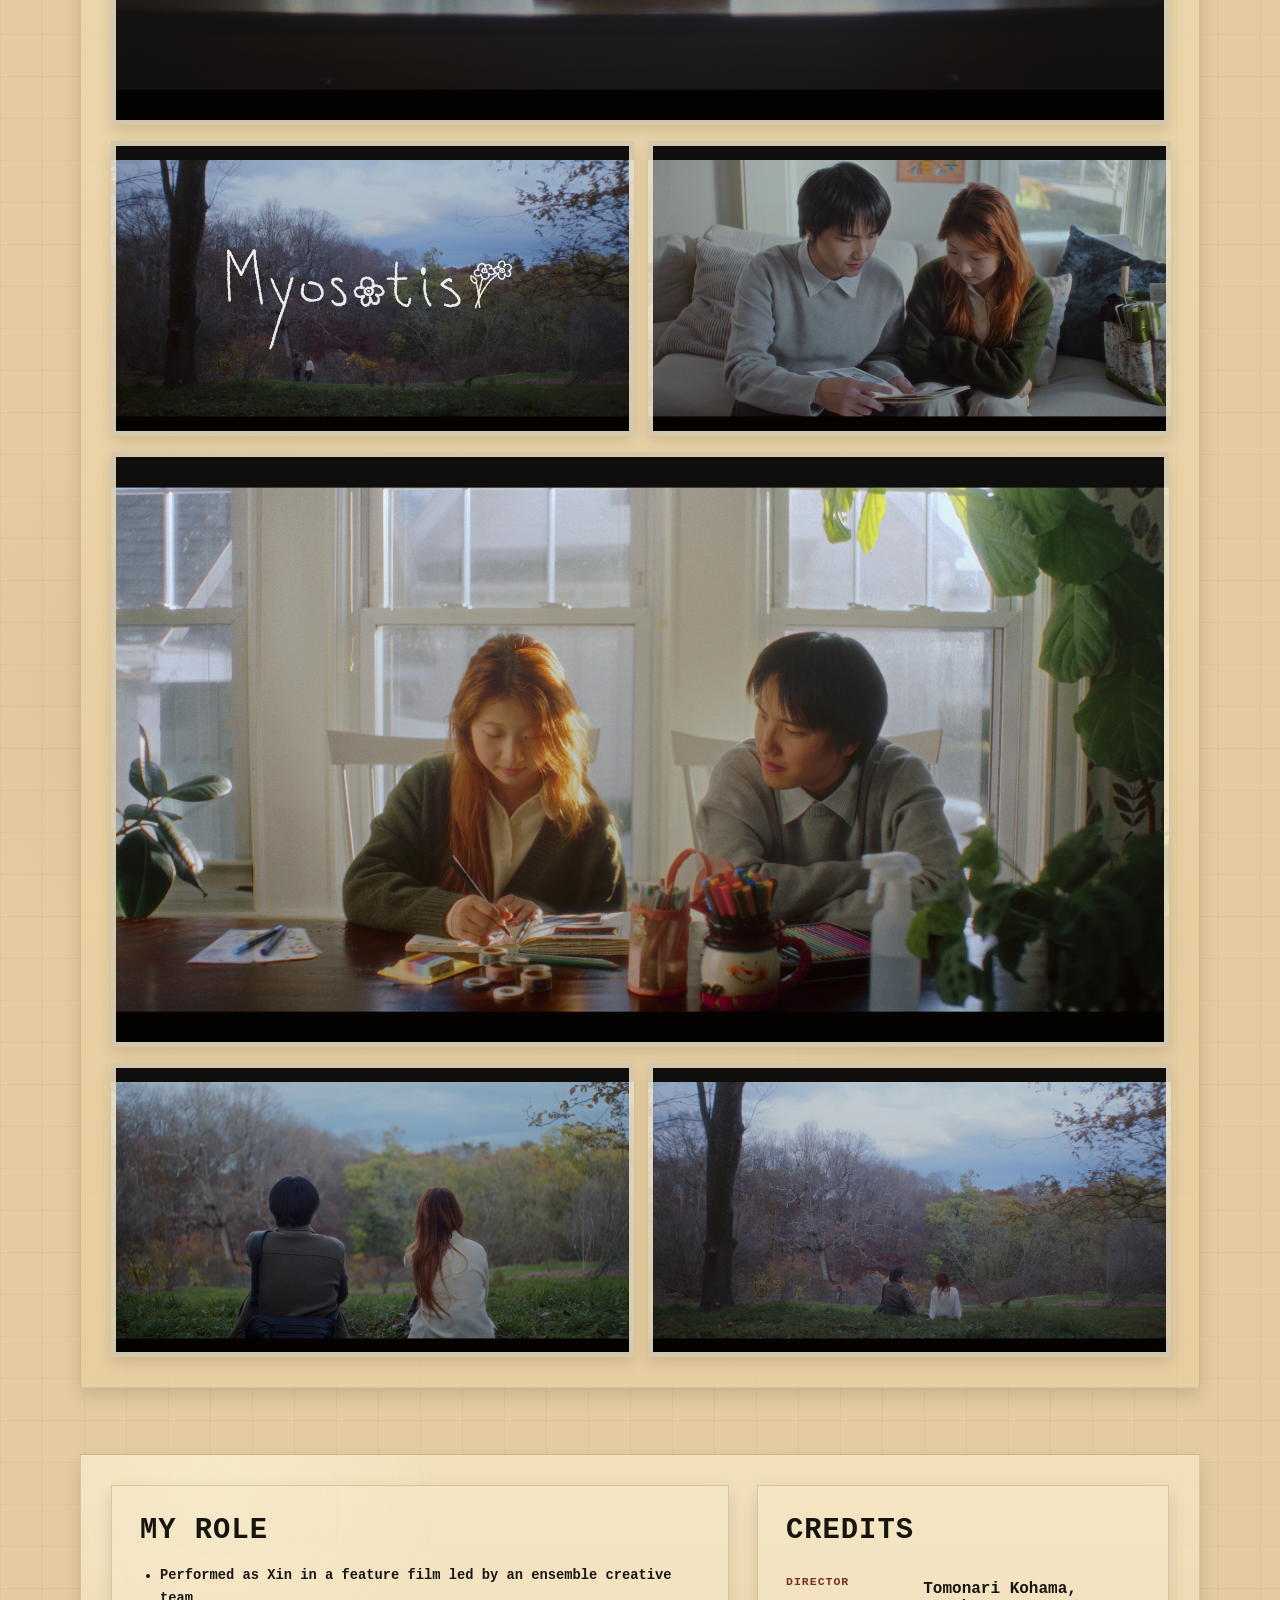
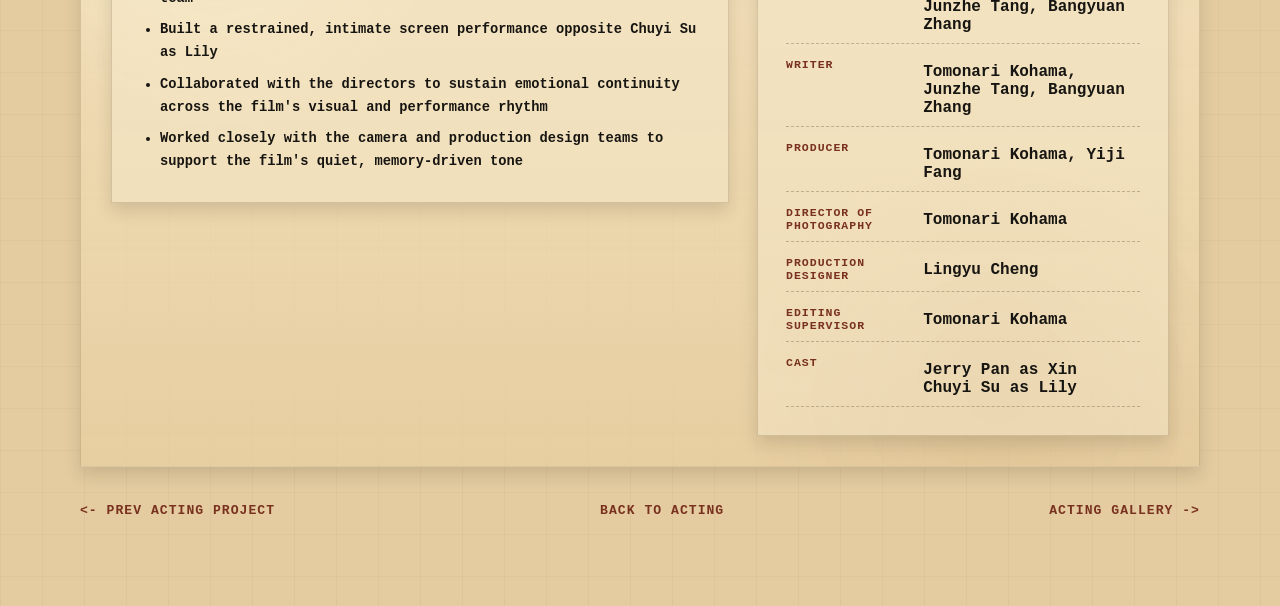
<file: myosotis.html>
<!DOCTYPE html>
<html lang="en">
  <head>
    <meta charset="UTF-8" />
    <meta name="viewport" content="width=device-width, initial-scale=1.0" />
    <title>Myosotis | Jerry Pan</title>
    <link rel="stylesheet" href="styles.css" />
  </head>
  <body>
    <header class="site-header">
      <nav class="nav-strip" aria-label="Main navigation">
        <a class="brand" href="index.html#home">Jerry Pan</a>
        <button class="nav-toggle" type="button" aria-expanded="false" aria-controls="site-menu">
          <span></span>
          <span></span>
          <span></span>
          <span class="sr-only">Toggle navigation</span>
        </button>
        <div class="nav-links" id="site-menu">
          <a class="nav-link" href="index.html#home">Home</a>
          <a class="nav-link" href="index.html#featured-work">Featured Work</a>
          <a class="nav-link active" href="index.html#acting">Acting</a>
          <a class="nav-link" href="index.html#contact">Contact</a>
        </div>
      </nav>
    </header>

    <main class="project-page">
      <section class="container project-hero" aria-labelledby="myosotis-title">
        <a class="project-back" href="index.html#acting">&lt;- Back to Acting</a>
        <div class="project-hero-grid">
          <div class="project-hero-copy">
            <p class="eyebrow">Feature Film</p>
            <h1 id="myosotis-title" class="project-title-word">Myosotis</h1>
            <p>
              A feature film performance as Xin, built around quiet observation, memory, and the
              fragile connection between two characters.
            </p>
            <dl class="project-meta">
              <div><dt>Role</dt><dd>Lead Actor</dd></div>
              <div><dt>Character</dt><dd>Xin</dd></div>
              <div><dt>Format</dt><dd>Feature Film</dd></div>
              <div><dt>Director</dt><dd>Tomonari Kohama, Junzhe Tang, Bangyuan Zhang</dd></div>
            </dl>
            <div class="project-tags">
              <span>Jerry Pan as Xin</span>
              <span>Chuyi Su as Lily</span>
            </div>
          </div>
          <div class="project-hero-image" style="--photo: url('./assets/myosotis/still-09.jpg?v=title')">
            <span class="tape project-hero-tape"></span>
          </div>
        </div>
      </section>

      <section class="container project-gallery-section" aria-labelledby="myosotis-stills-heading">
        <div class="project-section-heading">
          <h2 id="myosotis-stills-heading">Stills</h2>
        </div>
        <div class="bb-gallery">
          <figure class="bb-gallery-item gallery-hero" style="--photo: url('./assets/myosotis/still-01.jpg?v=stills')"></figure>
          <figure class="bb-gallery-item" style="--photo: url('./assets/myosotis/still-02.jpg?v=stills')"></figure>
          <figure class="bb-gallery-item" style="--photo: url('./assets/myosotis/still-03.jpg?v=stills')"></figure>
          <figure class="bb-gallery-item gallery-wide" style="--photo: url('./assets/myosotis/still-04.jpg?v=stills')"></figure>
          <figure class="bb-gallery-item" style="--photo: url('./assets/myosotis/still-05.jpg?v=stills')"></figure>
          <figure class="bb-gallery-item" style="--photo: url('./assets/myosotis/still-06.jpg?v=stills')"></figure>
          <figure class="bb-gallery-item gallery-wide" style="--photo: url('./assets/myosotis/still-07.jpg?v=stills')"></figure>
          <figure class="bb-gallery-item" style="--photo: url('./assets/myosotis/still-08.jpg?v=stills')"></figure>
          <figure class="bb-gallery-item" style="--photo: url('./assets/myosotis/still-09.jpg?v=stills')"></figure>
          <figure class="bb-gallery-item gallery-wide" style="--photo: url('./assets/myosotis/still-10.jpg?v=stills')"></figure>
          <figure class="bb-gallery-item" style="--photo: url('./assets/myosotis/still-11.jpg?v=stills')"></figure>
          <figure class="bb-gallery-item" style="--photo: url('./assets/myosotis/still-12.jpg?v=stills')"></figure>
        </div>
      </section>

      <section class="container project-info-grid">
        <article class="project-paper-card">
          <h2>My Role</h2>
          <ul>
            <li>Performed as Xin in a feature film led by an ensemble creative team</li>
            <li>Built a restrained, intimate screen performance opposite Chuyi Su as Lily</li>
            <li>Collaborated with the directors to sustain emotional continuity across the film's visual and performance rhythm</li>
            <li>Worked closely with the camera and production design teams to support the film's quiet, memory-driven tone</li>
          </ul>
        </article>

        <article class="project-paper-card">
          <h2>Credits</h2>
          <dl class="credits-list">
            <div><dt>Director</dt><dd>Tomonari Kohama, Junzhe Tang, Bangyuan Zhang</dd></div>
            <div><dt>Writer</dt><dd>Tomonari Kohama, Junzhe Tang, Bangyuan Zhang</dd></div>
            <div><dt>Producer</dt><dd>Tomonari Kohama, Yiji Fang</dd></div>
            <div><dt>Director of Photography</dt><dd>Tomonari Kohama</dd></div>
            <div><dt>Production Designer</dt><dd>Lingyu Cheng</dd></div>
            <div><dt>Editing Supervisor</dt><dd>Tomonari Kohama</dd></div>
            <div>
              <dt>Cast</dt>
              <dd>
                Jerry Pan as Xin<br />
                Chuyi Su as Lily
              </dd>
            </div>
          </dl>
        </article>
      </section>

      <nav class="container project-bottom-nav" aria-label="Project navigation">
        <a href="once-upon-the-time-in-boston.html">&lt;- Prev Acting Project</a>
        <a href="index.html#acting">Back to Acting</a>
        <a href="acting-stills.html">Acting Gallery -&gt;</a>
      </nav>
    </main>
    <script src="script.js"></script>
  </body>
</html>
</file>
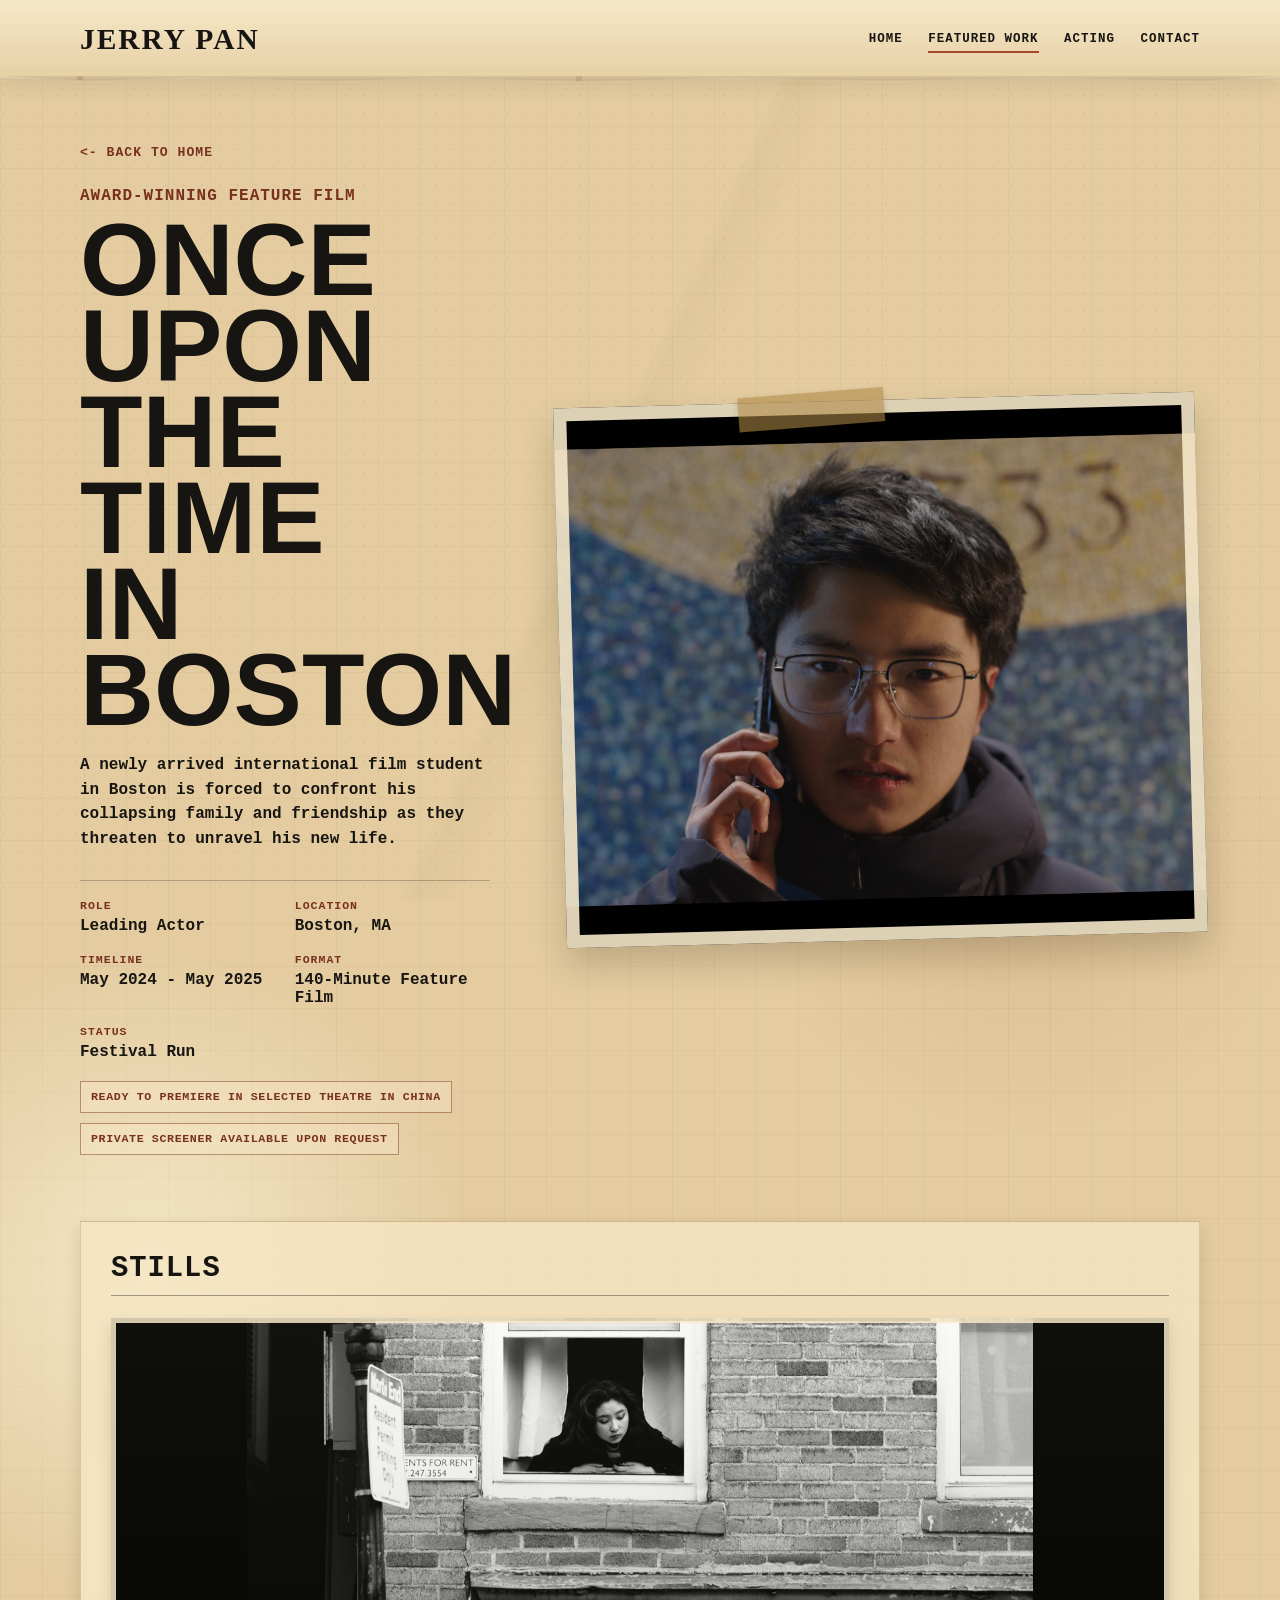
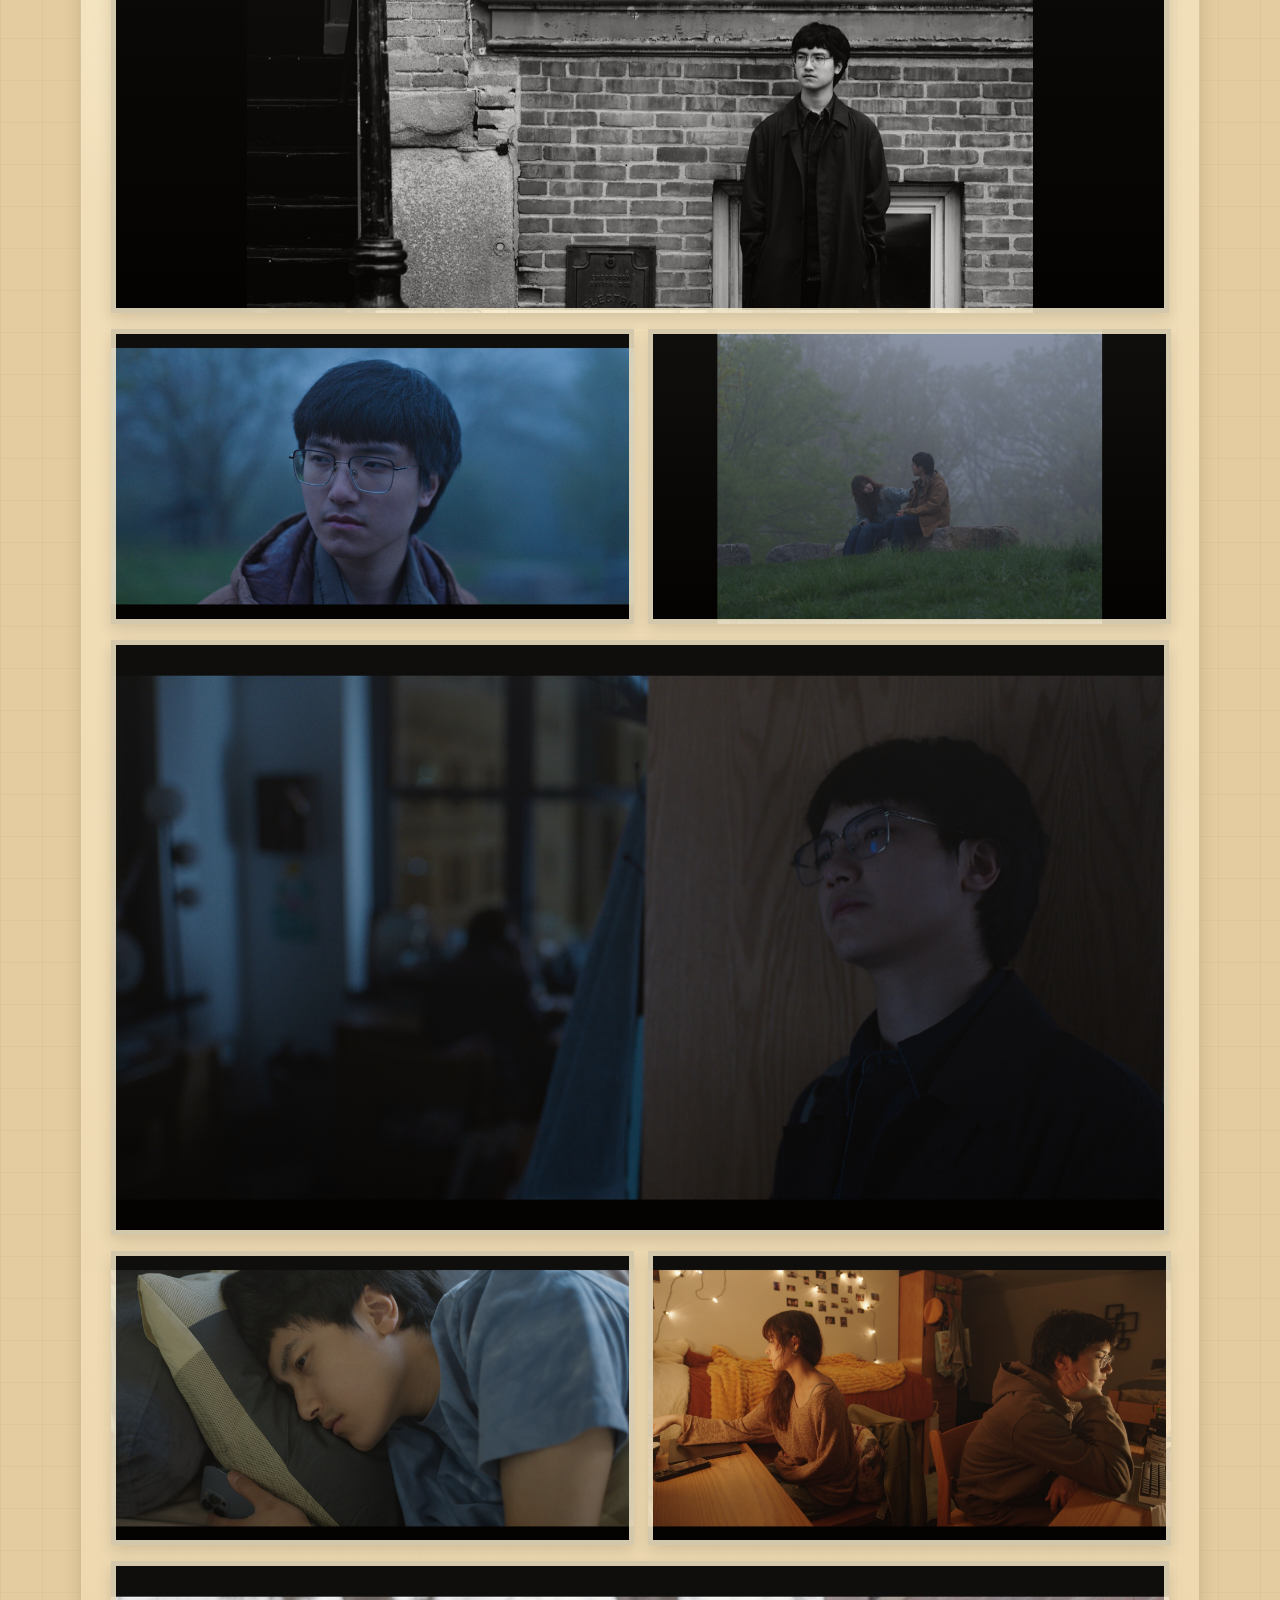
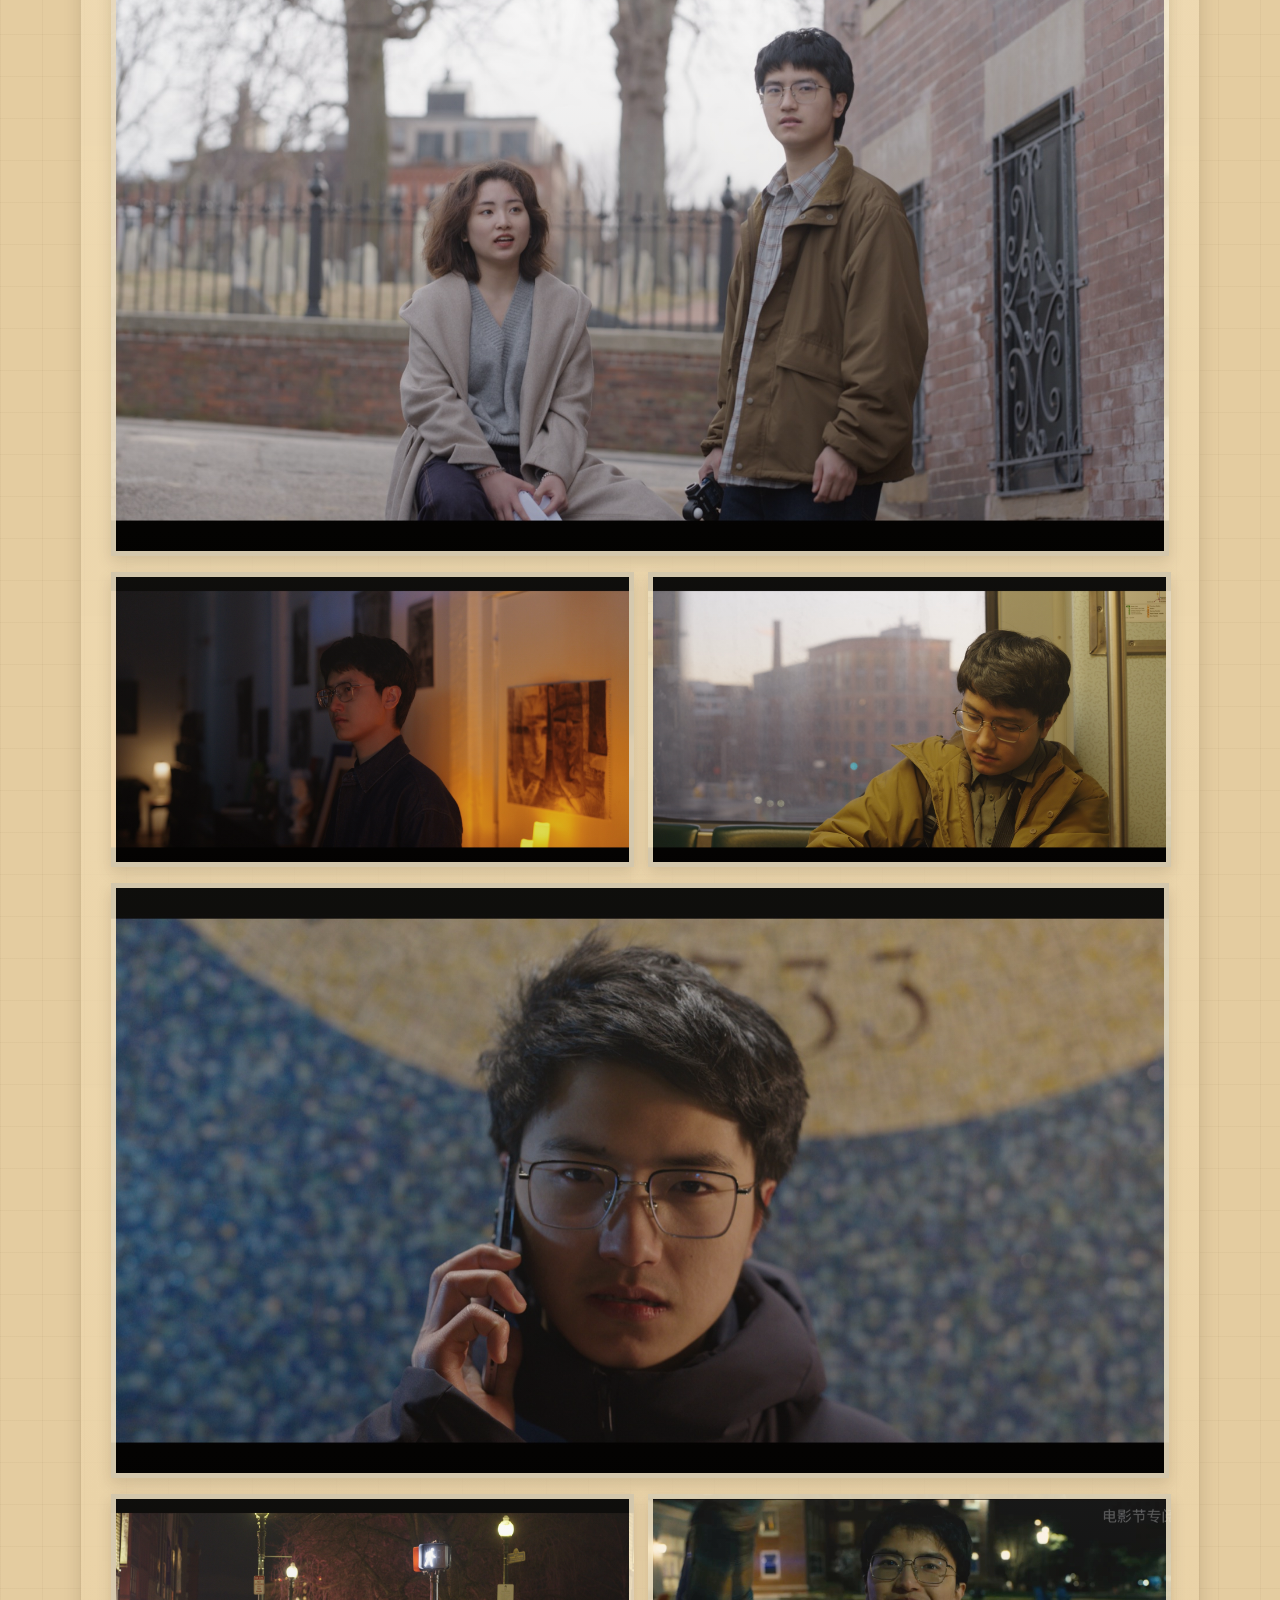
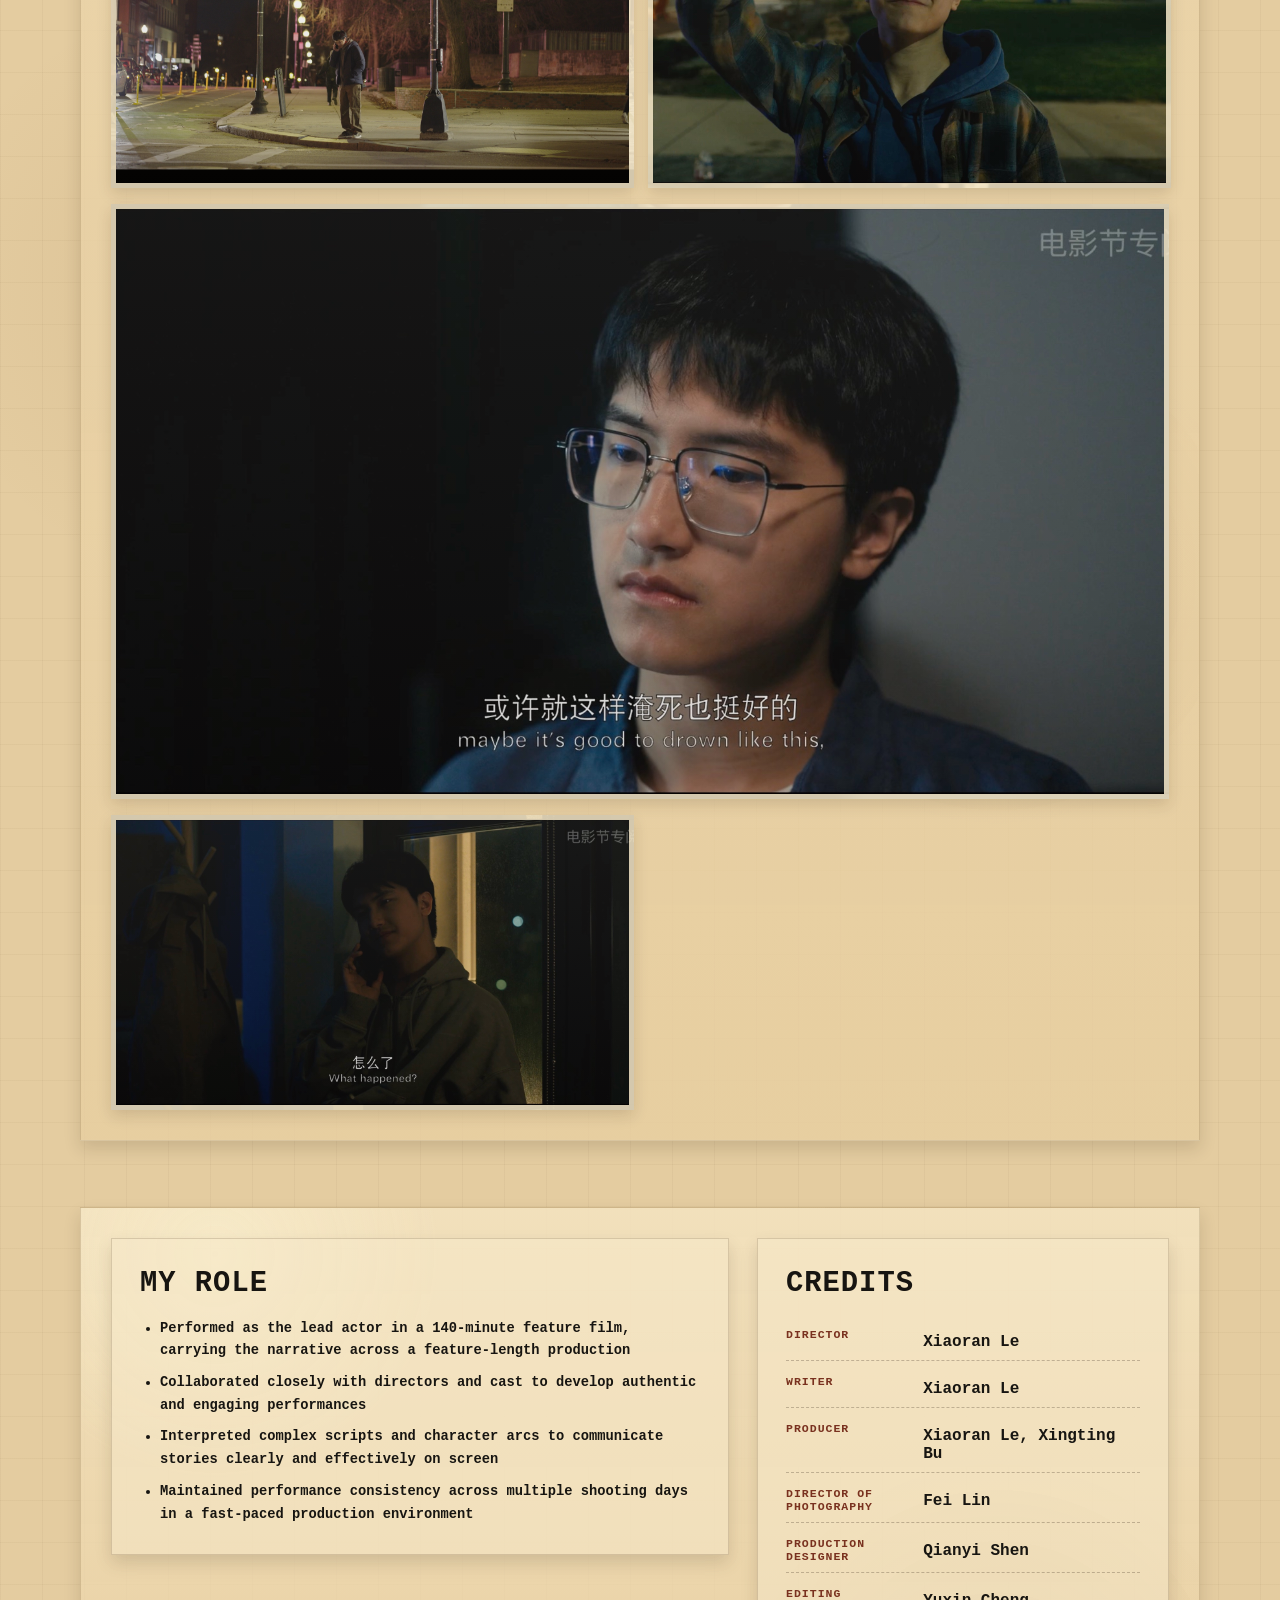
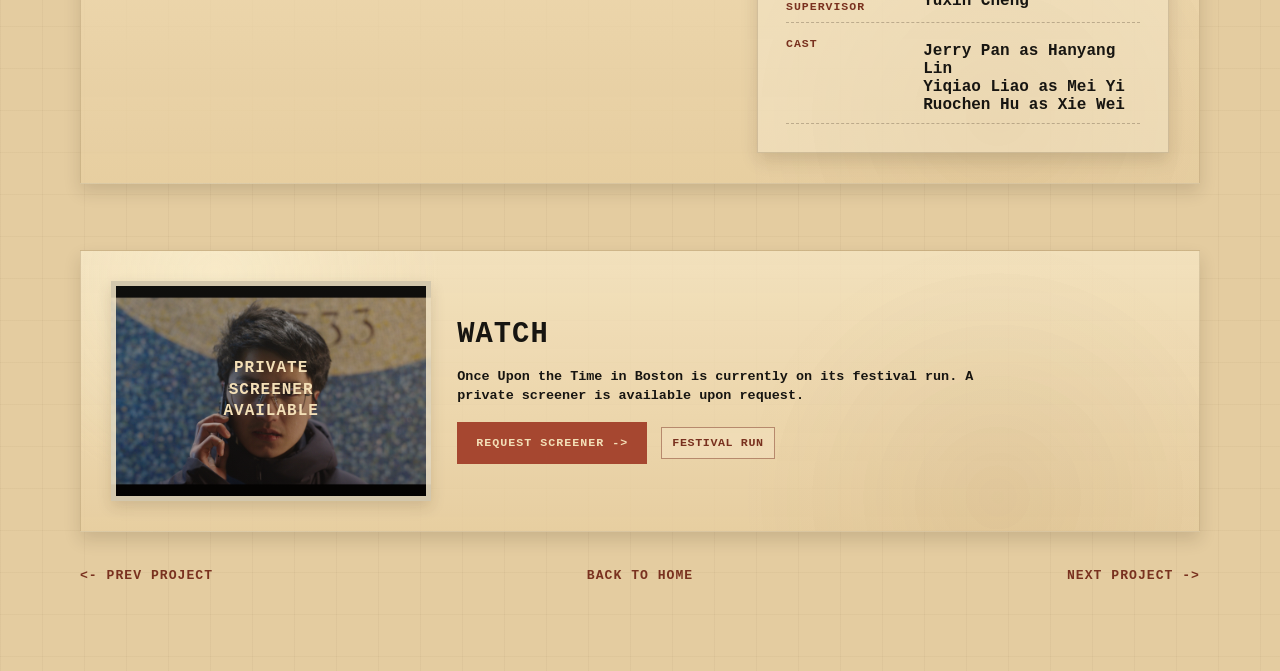
<file: once-upon-the-time-in-boston.html>
<!DOCTYPE html>
<html lang="en">
  <head>
    <meta charset="UTF-8" />
    <meta name="viewport" content="width=device-width, initial-scale=1.0" />
    <title>Once Upon the Time in Boston | Jerry Pan</title>
    <link rel="stylesheet" href="styles.css" />
  </head>
  <body>
    <header class="site-header">
      <nav class="nav-strip" aria-label="Main navigation">
        <a class="brand" href="index.html#home">Jerry Pan</a>
        <button class="nav-toggle" type="button" aria-expanded="false" aria-controls="site-menu">
          <span></span>
          <span></span>
          <span></span>
          <span class="sr-only">Toggle navigation</span>
        </button>
        <div class="nav-links" id="site-menu">
          <a class="nav-link" href="index.html#home">Home</a>
          <a class="nav-link active" href="index.html#featured-work">Featured Work</a>
          <a class="nav-link" href="index.html#acting">Acting</a>
          <a class="nav-link" href="index.html#contact">Contact</a>
        </div>
      </nav>
    </header>

    <main class="project-page">
      <section class="container project-hero" aria-labelledby="outb-title">
        <a class="project-back" href="index.html#featured-work">&lt;- Back to Home</a>
        <div class="project-hero-grid">
          <div class="project-hero-copy">
            <p class="eyebrow">Award-Winning Feature Film</p>
            <h1 id="outb-title" class="project-title-long">Once Upon<br />the Time<br />in Boston</h1>
            <p>
              A newly arrived international film student in Boston is forced to confront his
              collapsing family and friendship as they threaten to unravel his new life.
            </p>
            <dl class="project-meta">
              <div><dt>Role</dt><dd>Leading Actor</dd></div>
              <div><dt>Location</dt><dd>Boston, MA</dd></div>
              <div><dt>Timeline</dt><dd>May 2024 - May 2025</dd></div>
              <div><dt>Format</dt><dd>140-Minute Feature Film</dd></div>
              <div><dt>Status</dt><dd>Festival Run</dd></div>
            </dl>
            <div class="project-tags">
              <span>Ready to premiere in selected theatre in China</span>
              <span>Private screener available upon request</span>
            </div>
          </div>
          <div class="project-hero-image" style="--photo: url('./assets/outb/hero.jpg?v=title')">
            <span class="tape project-hero-tape"></span>
          </div>
        </div>
      </section>

      <section class="container project-gallery-section" aria-labelledby="outb-stills-heading">
        <div class="project-section-heading">
          <h2 id="outb-stills-heading">Stills</h2>
        </div>
        <div class="bb-gallery">
          <figure class="bb-gallery-item gallery-hero" style="--photo: url('./assets/outb/still-01.jpg?v=stills')"></figure>
          <figure class="bb-gallery-item" style="--photo: url('./assets/outb/still-02.jpg?v=stills')"></figure>
          <figure class="bb-gallery-item" style="--photo: url('./assets/outb/still-03.jpg?v=stills')"></figure>
          <figure class="bb-gallery-item gallery-wide" style="--photo: url('./assets/outb/still-04.jpg?v=stills')"></figure>
          <figure class="bb-gallery-item" style="--photo: url('./assets/outb/still-05.jpg?v=stills')"></figure>
          <figure class="bb-gallery-item" style="--photo: url('./assets/outb/still-06.jpg?v=stills')"></figure>
          <figure class="bb-gallery-item gallery-wide" style="--photo: url('./assets/outb/still-07.jpg?v=stills')"></figure>
          <figure class="bb-gallery-item" style="--photo: url('./assets/outb/still-08.jpg?v=stills')"></figure>
          <figure class="bb-gallery-item" style="--photo: url('./assets/outb/still-09.jpg?v=stills')"></figure>
          <figure class="bb-gallery-item gallery-wide" style="--photo: url('./assets/outb/still-10.jpg?v=stills')"></figure>
          <figure class="bb-gallery-item" style="--photo: url('./assets/outb/still-11.jpg?v=stills')"></figure>
          <figure class="bb-gallery-item" style="--photo: url('./assets/outb/still-12.jpg?v=stills')"></figure>
          <figure class="bb-gallery-item gallery-wide" style="--photo: url('./assets/outb/still-13.jpg?v=stills')"></figure>
          <figure class="bb-gallery-item" style="--photo: url('./assets/outb/still-14.jpg?v=stills')"></figure>
        </div>
      </section>

      <section class="container project-info-grid">
        <article class="project-paper-card">
          <h2>My Role</h2>
          <ul>
            <li>Performed as the lead actor in a 140-minute feature film, carrying the narrative across a feature-length production</li>
            <li>Collaborated closely with directors and cast to develop authentic and engaging performances</li>
            <li>Interpreted complex scripts and character arcs to communicate stories clearly and effectively on screen</li>
            <li>Maintained performance consistency across multiple shooting days in a fast-paced production environment</li>
          </ul>
        </article>

        <article class="project-paper-card">
          <h2>Credits</h2>
          <dl class="credits-list">
            <div><dt>Director</dt><dd>Xiaoran Le</dd></div>
            <div><dt>Writer</dt><dd>Xiaoran Le</dd></div>
            <div><dt>Producer</dt><dd>Xiaoran Le, Xingting Bu</dd></div>
            <div><dt>Director of Photography</dt><dd>Fei Lin</dd></div>
            <div><dt>Production Designer</dt><dd>Qianyi Shen</dd></div>
            <div><dt>Editing Supervisor</dt><dd>Yuxin Cheng</dd></div>
            <div>
              <dt>Cast</dt>
              <dd>
                Jerry Pan as Hanyang Lin<br />
                Yiqiao Liao as Mei Yi<br />
                Ruochen Hu as Xie Wei
              </dd>
            </div>
          </dl>
        </article>
      </section>

      <section class="container project-watch-section" aria-labelledby="outb-watch-heading">
        <a
          class="watch-thumb"
          href="https://mail.google.com/mail/?view=cm&fs=1&to=JerryPan404%40gmail.com&su=Once%20Upon%20the%20Time%20in%20Boston%20Screener%20Request&body=Hi%20Jerry%2C%0A%0AI%27d%20like%20to%20request%20a%20private%20screener%20for%20Once%20Upon%20the%20Time%20in%20Boston.%0A%0AThank%20you."
          target="_blank"
          rel="noopener noreferrer"
          style="--photo: url('./assets/outb/trailer-thumb.jpg?v=stills')"
          aria-label="Request a private screener for Once Upon the Time in Boston"
        >
          <span>Private<br />Screener<br />Available</span>
        </a>
        <div class="watch-copy">
          <h2 id="outb-watch-heading">Watch</h2>
          <p>
            Once Upon the Time in Boston is currently on its festival run. A private screener is
            available upon request.
          </p>
          <div class="watch-actions">
            <a
              class="button button-red"
              href="https://mail.google.com/mail/?view=cm&fs=1&to=JerryPan404%40gmail.com&su=Once%20Upon%20the%20Time%20in%20Boston%20Screener%20Request&body=Hi%20Jerry%2C%0A%0AI%27d%20like%20to%20request%20a%20private%20screener%20for%20Once%20Upon%20the%20Time%20in%20Boston.%0A%0AThank%20you."
              target="_blank"
              rel="noopener noreferrer"
            >Request Screener -&gt;</a>
            <span class="trailer-note">Festival Run</span>
          </div>
        </div>
      </section>

      <nav class="container project-bottom-nav" aria-label="Project navigation">
        <a href="index.html#featured-project-frost-peak">&lt;- Prev Project</a>
        <a href="index.html#featured-work">Back to Home</a>
        <a href="baby-bird.html">Next Project -&gt;</a>
      </nav>
    </main>
    <script src="script.js"></script>
  </body>
</html>
</file>
<file: styles.css>
:root {
  --paper: #e4cca0;
  --paper-light: #f3dfb7;
  --paper-soft: #ddc18d;
  --ink: #171511;
  --ink-muted: #5a4b36;
  --red: #a64730;
  --red-dark: #79311f;
  --film-black: #11100d;
  --shadow: 0 18px 34px rgba(40, 29, 14, 0.2);
  --shadow-small: 0 8px 16px rgba(40, 29, 14, 0.14);
  --radius: 5px;
  --container: min(1120px, calc(100vw - 40px));
  --font-display: Georgia, "Times New Roman", serif;
  --font-type: "Courier New", Courier, monospace;
  --font-body: Georgia, "Times New Roman", serif;
  --section-gap: clamp(38px, 6vw, 68px);
}

* {
  box-sizing: border-box;
}

html {
  scroll-behavior: smooth;
  scroll-padding-top: 96px;
}

body {
  margin: 0;
  color: var(--ink);
  font-family: var(--font-body);
  background:
    radial-gradient(circle at 12% 18%, rgba(255, 250, 224, 0.58), transparent 20rem),
    radial-gradient(circle at 80% 12%, rgba(166, 100, 50, 0.16), transparent 18rem),
    radial-gradient(circle at 18% 72%, rgba(118, 77, 32, 0.08), transparent 19rem),
    linear-gradient(90deg, rgba(74, 45, 19, 0.04) 1px, transparent 1px),
    linear-gradient(rgba(74, 45, 19, 0.035) 1px, transparent 1px),
    var(--paper);
  background-size: auto, auto, auto, 42px 42px, 42px 42px, auto;
  overflow-x: hidden;
}

body::before {
  content: "";
  position: fixed;
  inset: 0;
  z-index: -1;
  pointer-events: none;
  opacity: 0.34;
  background-image:
    radial-gradient(circle at 20% 30%, rgba(45, 30, 10, 0.18) 0 1px, transparent 1px),
    radial-gradient(circle at 65% 55%, rgba(45, 30, 10, 0.12) 0 1px, transparent 1px),
    linear-gradient(115deg, transparent 0 48%, rgba(85, 56, 22, 0.09) 49%, transparent 52%);
  background-size: 18px 18px, 27px 27px, 100% 100%;
}

a {
  color: inherit;
  text-decoration: none;
}

img,
svg {
  max-width: 100%;
}

.container {
  width: var(--container);
  margin-inline: auto;
  position: relative;
}

.section {
  padding-block: var(--section-gap);
  position: relative;
}

.section::before {
  content: "";
  position: absolute;
  left: 50%;
  top: 12px;
  width: min(1140px, calc(100vw - 28px));
  height: 1px;
  transform: translateX(-50%);
  background: rgba(65, 44, 23, 0.22);
}

.section-anchor {
  scroll-margin-top: 92px;
}

.sr-only {
  position: absolute;
  width: 1px;
  height: 1px;
  padding: 0;
  margin: -1px;
  overflow: hidden;
  clip: rect(0, 0, 0, 0);
  white-space: nowrap;
  border: 0;
}

/* Header */
.site-header {
  position: sticky;
  top: 0;
  z-index: 50;
  background:
    linear-gradient(180deg, rgba(246, 232, 201, 0.97), rgba(230, 207, 163, 0.94)),
    var(--paper-light);
  border-bottom: 1px solid rgba(45, 32, 18, 0.18);
  box-shadow: 0 8px 18px rgba(42, 28, 12, 0.08);
}

.site-header::after {
  content: "";
  position: absolute;
  left: 0;
  right: 0;
  bottom: -7px;
  height: 9px;
  pointer-events: none;
  background:
    linear-gradient(90deg, transparent 0 6%, rgba(101, 71, 33, 0.18) 6% 6.5%, transparent 6.5% 45%, rgba(101, 71, 33, 0.14) 45% 45.5%, transparent 45.5%),
    linear-gradient(180deg, rgba(80, 53, 24, 0.13), transparent);
  clip-path: polygon(0 0, 7% 52%, 15% 18%, 26% 55%, 34% 22%, 46% 58%, 57% 20%, 69% 50%, 82% 22%, 94% 54%, 100% 0);
}

.nav-strip {
  width: var(--container);
  min-height: 78px;
  margin-inline: auto;
  display: flex;
  align-items: center;
  justify-content: space-between;
  gap: 28px;
}

.brand {
  font-family: var(--font-display);
  font-size: clamp(1.35rem, 2.3vw, 1.9rem);
  font-weight: 900;
  letter-spacing: 2px;
  text-transform: uppercase;
  white-space: nowrap;
}

.nav-links {
  display: flex;
  align-items: center;
  justify-content: flex-end;
  gap: clamp(14px, 2vw, 30px);
  font-family: var(--font-type);
  font-size: 0.78rem;
  font-weight: 700;
  letter-spacing: 1px;
  text-transform: uppercase;
}

.nav-links.open-static {
  opacity: 1;
  pointer-events: auto;
}

.nav-link {
  position: relative;
  padding-block: 10px;
}

.nav-link::after {
  content: "";
  position: absolute;
  left: 0;
  right: 0;
  bottom: 3px;
  height: 2px;
  transform: scaleX(0);
  transform-origin: left;
  background: var(--red);
  transition: transform 180ms ease;
}

.nav-link:hover::after,
.nav-link.active::after {
  transform: scaleX(1);
}

.nav-toggle {
  display: none;
  width: 42px;
  height: 38px;
  border: 1px solid rgba(23, 21, 17, 0.5);
  background: transparent;
  padding: 8px;
  cursor: pointer;
}

.nav-toggle span:not(.sr-only) {
  display: block;
  height: 2px;
  margin: 5px 0;
  background: var(--ink);
}

/* Hero */
.hero {
  min-height: min(760px, calc(100vh - 78px));
  display: grid;
  align-items: center;
  padding-block: clamp(38px, 6vw, 70px);
}

.hero-grid {
  display: grid;
  grid-template-columns: minmax(0, 1fr);
  align-items: center;
  gap: clamp(28px, 5vw, 56px);
}

.hero-copy {
  max-width: 760px;
}

.eyebrow,
.label {
  margin: 0 0 10px;
  color: var(--red-dark);
  font-family: var(--font-type);
  font-size: 0.76rem;
  font-weight: 700;
  letter-spacing: 1px;
  text-transform: uppercase;
}

.hero-copy .eyebrow {
  width: max-content;
  max-width: min(100vw - 40px, 620px);
  font-size: clamp(0.68rem, 0.9vw, 0.76rem);
  letter-spacing: 0.6px;
  white-space: nowrap;
}

.hero h1 {
  margin: 0;
  font-family: Impact, Haettenschweiler, "Arial Narrow Bold", sans-serif;
  font-size: clamp(5.8rem, 13.5vw, 10.5rem);
  line-height: 0.78;
  letter-spacing: 0;
  text-transform: uppercase;
  text-shadow:
    1px 2px 0 rgba(255, 244, 213, 0.25),
    0 0 1px rgba(0, 0, 0, 0.65);
  filter: contrast(1.08);
}

.hero-roles {
  width: fit-content;
  margin-top: clamp(20px, 4vw, 34px);
  padding-bottom: 12px;
  display: grid;
  gap: 3px;
  font-family: var(--font-type);
  font-size: clamp(1.1rem, 2.4vw, 1.75rem);
  font-weight: 700;
  position: relative;
}

.hero-roles::after {
  content: "";
  position: absolute;
  left: 0;
  bottom: 0;
  width: 120px;
  height: 9px;
  background: var(--red);
  clip-path: polygon(0 42%, 70% 22%, 100% 42%, 88% 58%, 16% 70%);
}

.hero-intro {
  max-width: 480px;
  margin: 24px 0 0;
  font-family: var(--font-type);
  font-size: clamp(0.92rem, 1.2vw, 1rem);
  font-weight: 700;
  line-height: 1.55;
}

.hero-actions {
  display: flex;
  flex-wrap: wrap;
  gap: 14px;
  margin-top: 30px;
}

.button {
  min-width: 138px;
  min-height: 42px;
  display: inline-flex;
  align-items: center;
  justify-content: center;
  border: 1px solid var(--ink);
  padding: 12px 18px;
  font-family: var(--font-type);
  font-size: 0.73rem;
  font-weight: 800;
  letter-spacing: 1px;
  text-transform: uppercase;
  transition: transform 180ms ease, box-shadow 180ms ease, background 180ms ease;
}

.button:hover {
  transform: translateY(-2px);
  box-shadow: var(--shadow-small);
}

.button-dark {
  color: var(--paper-light);
  background: var(--ink);
}

.button-red {
  color: var(--paper-light);
  border-color: var(--red);
  background: var(--red);
}

.button-ghost {
  background: rgba(246, 232, 201, 0.34);
}

.card-image,
.thumb,
.ai-tile,
.poster-card,
.contact-sheet div {
  background-image:
    var(--photo),
    radial-gradient(circle at 38% 28%, rgba(255, 245, 206, 0.35), transparent 20%),
    linear-gradient(135deg, #201914, #a46a3b 48%, #201914);
  background-size: cover;
  background-position: center;
}

.card-image::after,
.thumb::after,
.poster-card::after,
.contact-sheet div::after {
  content: "";
  position: absolute;
  inset: 0;
  pointer-events: none;
  background:
    linear-gradient(rgba(255, 245, 210, 0.1), rgba(22, 16, 10, 0.18)),
    radial-gradient(circle at 20% 18%, rgba(255, 255, 255, 0.18), transparent 22%);
  mix-blend-mode: screen;
}

.tape {
  position: absolute;
  z-index: 4;
  display: block;
  background: rgba(174, 137, 70, 0.58);
  box-shadow: 0 2px 6px rgba(30, 20, 9, 0.15);
}

/* Sections and cards */
.featured-work .container,
.two-column-section .container,
.ai-section .container,
.acting-section .container,
.about-section .container,
.experience-grid {
  padding: clamp(22px, 3vw, 34px);
  background:
    radial-gradient(circle at 12% 8%, rgba(255, 248, 218, 0.42), transparent 14rem),
    radial-gradient(circle at 82% 88%, rgba(121, 79, 28, 0.08), transparent 16rem),
    linear-gradient(rgba(246, 230, 196, 0.78), rgba(232, 207, 161, 0.74));
  border: 1px solid rgba(93, 66, 31, 0.18);
  box-shadow: var(--shadow-small);
  clip-path: polygon(0 1%, 18% 0, 35% 1.3%, 55% 0.2%, 75% 1.2%, 100% 0, 99.4% 99%, 82% 100%, 61% 98.8%, 38% 100%, 18% 98.9%, 0.7% 100%);
}

.section-heading {
  margin-bottom: 28px;
  border-bottom: 1px solid rgba(23, 21, 17, 0.38);
  padding-bottom: 10px;
}

.split-heading {
  display: flex;
  align-items: end;
  justify-content: space-between;
  gap: 32px;
}

.split-heading > p {
  flex: 1 1 300px;
}

.section-heading h2 {
  margin: 0;
  font-family: var(--font-type);
  font-size: clamp(1.45rem, 3vw, 2.15rem);
  font-weight: 800;
  letter-spacing: 1px;
  text-transform: uppercase;
}

.section-heading p:not(.eyebrow) {
  max-width: 560px;
  margin: 8px 0 0;
  font-family: var(--font-type);
  font-size: 0.88rem;
  font-weight: 700;
  line-height: 1.45;
}

.project-grid {
  display: grid;
  grid-template-columns: repeat(4, minmax(0, 1fr));
  gap: 20px;
}

.paper-card {
  position: relative;
  padding: 14px 14px 18px;
  background:
    linear-gradient(145deg, rgba(255, 250, 230, 0.54), rgba(218, 191, 143, 0.32)),
    var(--paper-light);
  border: 1px solid rgba(75, 53, 26, 0.2);
  border-radius: var(--radius);
  box-shadow: var(--shadow-small);
}

.project-card::before {
  content: "";
  position: absolute;
  right: 13px;
  top: 10px;
  z-index: 2;
  width: 64px;
  height: 18px;
  background: rgba(174, 137, 70, 0.42);
  transform: rotate(6deg);
  opacity: 0;
  transition: opacity 180ms ease;
}

.project-card:nth-child(3)::before,
.project-card:hover::before {
  opacity: 1;
}

.project-card {
  min-height: 338px;
  display: flex;
  flex-direction: column;
  transition: transform 180ms ease, box-shadow 180ms ease;
}

.project-card[id] {
  scroll-margin-top: 110px;
}

.project-card:hover {
  transform: translateY(-6px) rotate(-0.5deg);
  box-shadow: var(--shadow);
}

.card-image {
  position: relative;
  height: 132px;
  margin-bottom: 16px;
  overflow: hidden;
  border-radius: 3px;
  background-color: #2d2016;
}

.ai-still,
.product-still {
  background-image:
    var(--photo),
    radial-gradient(circle at 68% 32%, rgba(47, 219, 225, 0.58), transparent 22%),
    linear-gradient(135deg, #07141e, #213d51 48%, #0b0c12);
}

.project-card h3,
.production-card h3,
.experience-entry h3 {
  margin: 0 0 10px;
  font-family: Impact, Haettenschweiler, "Arial Narrow Bold", sans-serif;
  font-size: clamp(1.25rem, 2.1vw, 1.6rem);
  font-weight: 900;
  letter-spacing: 0;
  text-transform: uppercase;
}

.project-card h3 a {
  width: auto;
  margin-top: 0;
  padding-top: 0;
  color: inherit;
  font-family: inherit;
  font-size: inherit;
  font-weight: inherit;
  letter-spacing: inherit;
  text-decoration: none;
  text-transform: inherit;
  border-bottom: 0;
}

.project-card h3 a:hover,
.project-card h3 a:focus-visible {
  text-decoration: underline;
  text-underline-offset: 0.18em;
}

.project-card h3 a:focus-visible {
  outline: 2px solid currentColor;
  outline-offset: 3px;
}

.project-card p:not(.label),
.production-card p,
.experience-entry p {
  margin: 0;
  font-family: var(--font-type);
  font-size: 0.84rem;
  font-weight: 700;
  line-height: 1.46;
}

.project-card a,
.production-card a,
.text-link,
.center-link a,
.more-button,
.detail-back {
  width: fit-content;
  margin-top: auto;
  padding-top: 16px;
  color: var(--red-dark);
  font-family: var(--font-type);
  font-size: 0.78rem;
  font-weight: 800;
  letter-spacing: 1px;
  text-transform: uppercase;
  border-bottom: 2px solid transparent;
}

.project-card a:hover,
.production-card a:hover,
.text-link:hover,
.center-link a:hover,
.more-button:hover,
.detail-back:hover {
  border-color: var(--red);
}

.more-button {
  flex: 0 0 auto;
  align-self: center;
  margin: 0;
  padding: 10px 12px 8px;
  border: 1px solid rgba(23, 21, 17, 0.45);
  background: rgba(246, 232, 201, 0.38);
  box-shadow: 0 4px 10px rgba(43, 27, 11, 0.08);
}

/* Film production */
.two-column-section,
.acting-section {
  background: rgba(255, 244, 215, 0.08);
}

.production-grid {
  display: grid;
  grid-template-columns: repeat(3, minmax(0, 1fr));
  gap: 20px;
}

.production-card {
  display: flex;
  min-height: 220px;
  flex-direction: column;
  padding: 0 0 14px;
}

.thumb {
  position: relative;
  height: 88px;
  margin-bottom: 18px;
  overflow: hidden;
  border: 6px solid rgba(246, 232, 201, 0.72);
  box-shadow: var(--shadow-small);
  filter: sepia(0.35) grayscale(0.28) contrast(1.04);
}

.thumb-contain {
  height: auto;
  aspect-ratio: var(--thumb-ratio, 1 / 1);
  background-size:
    contain,
    cover,
    cover;
  background-repeat: no-repeat;
  background-color: rgba(246, 232, 201, 0.5);
}

.producer-profile-thumb {
  --thumb-ratio: 1216 / 1293;
  filter: none;
}

.producer-profile-thumb::after {
  display: none;
}

.production-photo-thumb {
  height: auto;
  aspect-ratio: var(--thumb-ratio, 1216 / 1293);
  filter: none;
}

.production-photo-thumb::after {
  display: none;
}

.assistant-director-thumb {
  --thumb-ratio: 1216 / 1293;
  background-position: 52% center;
}

.camera-electric-thumb {
  --thumb-ratio: 1216 / 1293;
  background-position: 50% center;
}

/* AI work */
.ai-section {
  color: var(--ink);
  background: rgba(255, 244, 215, 0.08);
}

.ai-section::before {
  background: rgba(65, 44, 23, 0.2);
}

.ai-section .section-heading {
  border-bottom-color: rgba(23, 21, 17, 0.38);
}

.ai-section .eyebrow,
.ai-section .center-link a {
  color: var(--red-dark);
}

.ai-tile-grid {
  display: grid;
  grid-template-columns: repeat(4, minmax(0, 1fr));
  gap: 14px;
}

.ai-tile {
  min-height: 154px;
  position: relative;
  display: flex;
  align-items: end;
  justify-content: center;
  overflow: hidden;
  border: 6px solid rgba(22, 16, 11, 0.88);
  background-image:
    var(--photo),
    radial-gradient(circle at 52% 30%, rgba(64, 218, 226, 0.72), transparent 22%),
    linear-gradient(135deg, #05070d, #183045 47%, #101014);
  box-shadow: 0 14px 30px rgba(0, 0, 0, 0.28);
  transition: transform 180ms ease, filter 180ms ease;
}

.ai-tile::before {
  content: "";
  position: absolute;
  inset: 0;
  background: linear-gradient(180deg, transparent 10%, rgba(0, 0, 0, 0.72));
}

.ai-tile:hover {
  transform: translateY(-4px);
  filter: saturate(1.16);
}

.ai-tile span {
  position: relative;
  z-index: 1;
  width: 100%;
  padding: 18px 12px;
  text-align: center;
  font-family: var(--font-type);
  font-size: 0.9rem;
  font-weight: 800;
  letter-spacing: 1px;
  text-transform: uppercase;
}

.center-link {
  margin-top: 24px;
  text-align: center;
}

/* Acting */
.acting-layout {
  display: grid;
  grid-template-columns: minmax(280px, 0.9fr) minmax(320px, 1.1fr);
  gap: 22px;
  align-items: stretch;
}

.poster-row {
  display: grid;
  grid-template-columns: repeat(2, minmax(0, 1fr));
  gap: 18px;
}

.poster-card {
  position: relative;
  min-height: 220px;
  display: flex;
  align-items: end;
  padding: 22px;
  overflow: hidden;
  color: var(--paper-light);
  background-image:
    var(--photo),
    radial-gradient(circle at 40% 22%, rgba(255, 219, 151, 0.5), transparent 22%),
    linear-gradient(145deg, #120f0d, #6c3f24 46%, #111);
  box-shadow: var(--shadow-small);
}

.poster-card::before {
  content: "";
  position: absolute;
  inset: 0;
  background: linear-gradient(180deg, rgba(0, 0, 0, 0.08), rgba(0, 0, 0, 0.78));
}

.poster-card div {
  position: relative;
  z-index: 1;
}

.poster-card h3 {
  max-width: 150px;
  margin: 0;
  font-family: var(--font-type);
  font-size: clamp(1rem, 2.6vw, 1.35rem);
  line-height: 1.12;
  letter-spacing: 1px;
  text-transform: uppercase;
}

.poster-card h3 a,
.credit-list a {
  color: inherit;
  text-decoration: none;
}

.poster-card h3 a:hover,
.poster-card h3 a:focus-visible,
.credit-list a:hover,
.credit-list a:focus-visible {
  text-decoration: underline;
  text-underline-offset: 0.18em;
}

.poster-card h3 a:focus-visible,
.credit-list a:focus-visible {
  outline: 2px solid currentColor;
  outline-offset: 3px;
}

.poster-card p {
  margin: 8px 0 0;
  font-family: var(--font-type);
  font-size: 0.78rem;
}

.contact-sheet {
  display: grid;
  grid-template-columns: repeat(3, minmax(0, 1fr));
  gap: 7px;
  padding: 9px;
  background:
    linear-gradient(90deg, rgba(16, 14, 12, 0.96) 0 6px, transparent 6px calc(100% - 6px), rgba(16, 14, 12, 0.96) calc(100% - 6px)),
    var(--film-black);
  box-shadow: var(--shadow-small);
}

.contact-sheet div {
  min-height: 110px;
  position: relative;
  overflow: hidden;
  background-position: var(--focus, center);
  background-image:
    var(--photo),
    radial-gradient(circle at 45% 28%, rgba(245, 204, 137, 0.45), transparent 24%),
    linear-gradient(145deg, #21120e, #765036 52%, #080706);
  filter: sepia(0.04) contrast(1.04) saturate(0.96);
}

.acting-link {
  display: inline-block;
  margin-top: 22px;
}

/* About */
.about-layout {
  display: grid;
  grid-template-columns: minmax(280px, 0.85fr) minmax(320px, 1.15fr);
  gap: clamp(28px, 5vw, 58px);
  align-items: center;
}

.about-photo-stack {
  min-height: 360px;
  position: relative;
}

.about-photo {
  position: absolute;
  background-image:
    var(--photo),
    radial-gradient(circle at 35% 25%, rgba(255, 242, 204, 0.32), transparent 22%),
    linear-gradient(135deg, #221914, #a0663b 52%, #19120f);
  background-size: cover;
  background-position: center;
  border: 9px solid rgba(246, 232, 201, 0.86);
  box-shadow: var(--shadow-small);
  filter: sepia(0.14) contrast(1.02) saturate(0.9);
}

.about-photo-full {
  background-size:
    contain,
    cover,
    cover;
  background-repeat: no-repeat;
  background-color: rgba(246, 232, 201, 0.44);
  filter: none;
}

.about-photo-main {
  top: 0;
  left: 0;
  width: 78%;
  height: auto;
  aspect-ratio: var(--about-photo-ratio, 1765 / 1177);
  transform: rotate(-3deg);
}

.about-photo-small {
  right: 0;
  bottom: 0;
  width: 48%;
  height: auto;
  aspect-ratio: var(--about-photo-ratio, 3088 / 2316);
  transform: rotate(5deg);
}

.graduation-photo {
  --about-photo-ratio: 1765 / 1177;
}

.kart-photo {
  --about-photo-ratio: 3088 / 2316;
}

.about-photo-small::before {
  content: "";
  position: absolute;
  top: -18px;
  left: 28%;
  width: 92px;
  height: 25px;
  background: rgba(174, 137, 70, 0.48);
  transform: rotate(-6deg);
}

.about-copy {
  display: grid;
  gap: 18px;
  font-family: var(--font-type);
  font-size: clamp(0.95rem, 1.4vw, 1.05rem);
  font-weight: 700;
  line-height: 1.55;
}

.about-copy p {
  margin: 0;
}

/* Experience and footer */
.experience-grid {
  display: grid;
  grid-template-columns: 1fr;
  gap: clamp(24px, 3vw, 36px);
}

.experience-list {
  position: relative;
  width: min(100%, 1080px);
  justify-self: center;
}

.experience-grid .section-heading {
  margin-bottom: 0;
}

.experience-list::before {
  content: "";
  position: absolute;
  top: -22px;
  right: 12%;
  width: 100px;
  height: 28px;
  background: rgba(174, 137, 70, 0.48);
  transform: rotate(7deg);
}

.tape-experience {
  top: 18px;
  right: 82px;
  width: 92px;
  height: 28px;
  transform: rotate(7deg);
}

.experience-entry {
  display: grid;
  grid-template-columns: 108px 1fr;
  gap: 24px;
  padding: 22px 0;
  border-bottom: 1px dashed rgba(40, 27, 12, 0.35);
}

.experience-entry:first-child {
  padding-top: 0;
}

.logo-stamp {
  width: 98px;
  height: 78px;
  display: grid;
  place-items: center;
  color: var(--paper-light);
  background: var(--film-black);
  font-family: Impact, Haettenschweiler, "Arial Narrow Bold", sans-serif;
  font-size: 1.16rem;
  line-height: 0.9;
  text-align: center;
  text-transform: uppercase;
}

.logo-round {
  border-radius: 50%;
  color: var(--ink);
  background: transparent;
  border: 3px double var(--ink);
  font-family: var(--font-display);
  font-size: 1rem;
  font-style: italic;
  text-transform: none;
}

.highlight-line {
  margin: 24px 0 0;
  color: var(--red-dark);
  font-family: var(--font-type);
  font-size: 0.82rem;
  font-weight: 800;
  letter-spacing: 1px;
  text-align: center;
  text-transform: uppercase;
}

.site-footer {
  position: relative;
  padding-top: 42px;
  background:
    linear-gradient(180deg, rgba(232, 210, 163, 0), rgba(230, 205, 157, 0.9) 24%),
    var(--paper);
}

.footer-grid {
  display: grid;
  grid-template-columns: 1fr;
  align-items: center;
  gap: clamp(30px, 6vw, 82px);
  padding-bottom: 44px;
  position: relative;
}

.contact-block h2 {
  margin: 0 0 22px;
  font-family: var(--font-type);
  font-size: clamp(1.2rem, 3vw, 1.8rem);
  letter-spacing: 0;
}

.contact-list {
  display: grid;
  grid-template-columns: repeat(2, minmax(0, 1fr));
  gap: 14px 28px;
  list-style: none;
  margin: 0;
  padding: 0;
  font-family: var(--font-type);
  font-size: 0.86rem;
  font-weight: 700;
}

.contact-list li {
  display: grid;
  gap: 3px;
}

.contact-list span {
  color: var(--red-dark);
  font-size: 0.72rem;
  letter-spacing: 1px;
  text-transform: uppercase;
}

.contact-list a {
  overflow-wrap: anywhere;
}

.contact-list a:hover {
  color: var(--red);
}

.footer-bottom {
  min-height: 72px;
  padding-inline: max(20px, calc((100vw - 1120px) / 2));
  display: flex;
  align-items: center;
  justify-content: space-between;
  gap: 20px;
  color: var(--paper-light);
  background: var(--film-black);
  font-family: var(--font-type);
  font-size: 0.8rem;
  font-weight: 700;
  letter-spacing: 1px;
  text-transform: uppercase;
}

/* Detail pages */
.detail-main {
  min-height: calc(100vh - 150px);
  padding-block: clamp(46px, 7vw, 86px);
}

.detail-panel {
  padding: clamp(26px, 4vw, 46px);
  background:
    radial-gradient(circle at 12% 8%, rgba(255, 248, 218, 0.42), transparent 14rem),
    radial-gradient(circle at 82% 88%, rgba(121, 79, 28, 0.08), transparent 16rem),
    linear-gradient(rgba(246, 230, 196, 0.82), rgba(232, 207, 161, 0.76));
  border: 1px solid rgba(93, 66, 31, 0.18);
  box-shadow: var(--shadow-small);
}

.detail-heading {
  display: flex;
  align-items: end;
  justify-content: space-between;
  gap: 24px;
  padding-bottom: 18px;
  border-bottom: 1px solid rgba(23, 21, 17, 0.38);
}

.detail-heading h1 {
  margin: 0;
  font-family: var(--font-type);
  font-size: clamp(1.8rem, 4vw, 3rem);
  line-height: 1.05;
  text-transform: uppercase;
}

.detail-heading p {
  max-width: 560px;
  margin: 10px 0 0;
  font-family: var(--font-type);
  font-weight: 700;
  line-height: 1.5;
}

.empty-grid {
  display: grid;
  grid-template-columns: repeat(3, minmax(0, 1fr));
  gap: 20px;
  margin-top: 30px;
}

.empty-card {
  min-height: 220px;
  padding: 18px;
  display: flex;
  flex-direction: column;
  justify-content: space-between;
  border: 1px dashed rgba(23, 21, 17, 0.34);
  background: rgba(246, 232, 201, 0.35);
  font-family: var(--font-type);
  font-weight: 700;
}

.empty-card span {
  color: var(--red-dark);
  font-size: 0.72rem;
  letter-spacing: 1px;
  text-transform: uppercase;
}

.empty-card p {
  margin: 0;
  color: var(--ink-muted);
}

.credits-main {
  padding-block: clamp(34px, 6vw, 66px);
}

.credits-panel {
  overflow: hidden;
}

.credits-heading h1 {
  font-size: clamp(2.3rem, 5vw, 4.2rem);
}

.credit-sections {
  display: grid;
  gap: clamp(24px, 4vw, 38px);
  margin-top: clamp(24px, 4vw, 38px);
}

.credit-category {
  padding: clamp(18px, 3vw, 28px);
  background: rgba(246, 232, 201, 0.46);
  border: 1px solid rgba(75, 53, 26, 0.18);
  box-shadow: var(--shadow-small);
}

.credit-category h2 {
  margin: 0 0 16px;
  color: var(--red-dark);
  font-family: var(--font-type);
  font-size: clamp(1.35rem, 3vw, 2rem);
  letter-spacing: 1px;
  text-transform: uppercase;
}

.credit-list {
  display: grid;
  gap: 0;
  margin: 0;
  padding: 0;
  list-style: none;
}

.credit-list li {
  display: grid;
  grid-template-columns: minmax(220px, 0.9fr) minmax(260px, 1.1fr);
  gap: clamp(12px, 2vw, 22px);
  padding: 13px 0;
  border-top: 1px dashed rgba(40, 27, 12, 0.24);
}

.credit-list li:first-child {
  border-top: 0;
  padding-top: 0;
}

.credit-list span,
.credit-list em {
  font-family: var(--font-type);
  font-size: 0.86rem;
  font-style: normal;
  font-weight: 800;
  line-height: 1.45;
}

.credit-list em {
  color: var(--ink-muted);
  font-weight: 700;
}

.credit-with-episodes {
  grid-template-columns: minmax(220px, 0.9fr) minmax(260px, 1.1fr);
}

.credit-episodes {
  grid-column: 2;
  display: grid;
  gap: 7px;
  margin: 6px 0 0;
  padding: 0;
  list-style: none;
}

.credit-episodes li {
  position: relative;
  padding-left: 16px;
  color: var(--ink-muted);
  font-family: var(--font-type);
  font-size: 0.72rem;
  font-weight: 700;
  line-height: 1.4;
  letter-spacing: 0;
}

.credit-episodes li::before {
  content: "-";
  position: absolute;
  left: 0;
  color: var(--red-dark);
  font-weight: 800;
}

.acting-stills-main {
  padding-block: clamp(22px, 4vw, 42px);
}

.acting-stills-panel {
  overflow: hidden;
  padding: clamp(18px, 3vw, 34px);
}

.acting-stills-heading h1 {
  font-size: clamp(2.15rem, 4.4vw, 3.9rem);
}

.gallery-feature-grid,
.gallery-cluster {
  --gallery-gap: clamp(8px, 1.1vw, 14px);
  margin-top: clamp(16px, 3vw, 30px);
}

.gallery-feature-grid {
  display: grid;
  grid-template-columns: repeat(3, minmax(0, 1fr));
  gap: var(--gallery-gap);
  align-items: stretch;
}

.gallery-feature-frame {
  grid-column: auto;
  min-height: 0;
}

.gallery-stack {
  display: contents;
}

.gallery-frame {
  margin: 0;
  position: relative;
  overflow: hidden;
  min-height: 120px;
  aspect-ratio: var(--ratio, 4 / 3);
  background:
    radial-gradient(circle at 35% 22%, rgba(255, 248, 218, 0.35), transparent 22%),
    linear-gradient(145deg, #201914, #a46a3b 48%, #201914);
  border: clamp(4px, 0.55vw, 7px) solid rgba(250, 240, 216, 0.9);
  box-shadow: var(--shadow-small);
  cursor: zoom-in;
  transform: rotate(var(--tilt, 0deg));
  transition: box-shadow 180ms ease, transform 180ms ease, opacity 180ms ease;
}

.gallery-frame::before {
  content: "";
  position: absolute;
  inset: 0;
  z-index: 2;
  pointer-events: none;
  background:
    linear-gradient(rgba(255, 245, 210, 0.04), rgba(22, 16, 10, 0.12)),
    radial-gradient(circle at 18% 16%, rgba(255, 255, 255, 0.12), transparent 20%);
  mix-blend-mode: screen;
}

.gallery-frame::after {
  content: "";
  position: absolute;
  inset: -1px;
  z-index: 1;
  pointer-events: none;
  border: 1px solid rgba(42, 30, 16, 0.22);
}

.gallery-frame img {
  width: 100%;
  height: 100%;
  display: block;
  object-fit: cover;
  object-position: var(--focus, center);
  filter: sepia(0.08) contrast(1.03) saturate(0.94);
  transition: transform 220ms ease, filter 220ms ease;
}

.gallery-frame:hover {
  box-shadow: 0 14px 30px rgba(48, 32, 12, 0.18);
  transform: translateY(-2px) rotate(var(--tilt, 0deg));
}

.gallery-frame:focus-visible {
  outline: 3px solid rgba(121, 49, 31, 0.72);
  outline-offset: 4px;
}

.gallery-frame:hover img {
  transform: scale(1.018);
  filter: sepia(0.04) contrast(1.04) saturate(1);
}

.gallery-cluster {
  column-count: 4;
  column-gap: var(--gallery-gap);
}

.gallery-cluster .gallery-frame {
  width: 100%;
  margin-bottom: var(--gallery-gap);
  break-inside: avoid;
  -webkit-column-break-inside: avoid;
  page-break-inside: avoid;
}

.span-4 {
  grid-column: span 3;
}

.span-5 {
  grid-column: span 3;
}

.span-6 {
  grid-column: span 3;
}

.span-7 {
  grid-column: span 4;
}

.span-8 {
  grid-column: span 4;
}

.span-12 {
  grid-column: span 6;
}

.wide {
  --ratio: 16 / 9;
}

.panorama {
  --ratio: 2 / 1;
}

.portrait {
  --ratio: 3 / 4;
}

.tall {
  --ratio: 9 / 14;
}

.square {
  --ratio: 1 / 1;
}

.gallery-feature-frame,
.gallery-cluster-bw .gallery-frame:nth-of-type(2),
.gallery-cluster-cinema .gallery-frame:nth-of-type(3),
.gallery-cluster-bts .gallery-frame:nth-of-type(4) {
  --tilt: -0.35deg;
}

.gallery-stack .gallery-frame:first-child,
.gallery-cluster-bw .gallery-frame:nth-of-type(4),
.gallery-cluster-cinema .gallery-frame:nth-of-type(6),
.gallery-cluster-bts .gallery-frame:nth-of-type(3) {
  --tilt: 0.45deg;
}

.gallery-cluster-bw .gallery-frame:nth-of-type(4),
.gallery-cluster-bts .gallery-frame:nth-of-type(6) {
  align-self: end;
}

.gallery-cluster-bts .gallery-frame:nth-of-type(2) {
  margin-top: 0;
}

.gallery-cluster-cinema .gallery-frame:nth-of-type(4) {
  margin-top: 0;
}

body.lightbox-open {
  overflow: hidden;
}

.gallery-lightbox {
  position: fixed;
  inset: 0;
  z-index: 200;
  display: grid;
  place-items: center;
  padding: clamp(18px, 4vw, 46px);
  background: rgba(17, 16, 13, 0.86);
  cursor: zoom-out;
}

.gallery-lightbox[hidden] {
  display: none;
}

.gallery-lightbox-img {
  width: auto;
  max-width: min(94vw, 1280px);
  max-height: 88vh;
  object-fit: contain;
  border: 8px solid rgba(250, 240, 216, 0.94);
  box-shadow: 0 24px 60px rgba(0, 0, 0, 0.42);
  cursor: default;
}

.gallery-lightbox-close {
  position: absolute;
  top: clamp(14px, 2.2vw, 26px);
  right: clamp(14px, 2.2vw, 26px);
  width: 44px;
  height: 44px;
  display: grid;
  place-items: center;
  color: #f8efd7;
  font-family: var(--font-type);
  font-size: 1.6rem;
  font-weight: 800;
  background: rgba(17, 16, 13, 0.52);
  border: 1px solid rgba(248, 239, 215, 0.64);
  cursor: pointer;
}

.gallery-lightbox-close:focus-visible {
  outline: 3px solid #f8efd7;
  outline-offset: 4px;
}

/* Baby Bird project page */
.project-page {
  padding-block: clamp(34px, 6vw, 66px);
}

.project-back,
.project-bottom-nav a {
  color: var(--red-dark);
  font-family: var(--font-type);
  font-size: 0.82rem;
  font-weight: 800;
  letter-spacing: 1px;
  text-transform: uppercase;
}

.project-back:hover,
.project-bottom-nav a:hover {
  text-decoration: underline;
  text-decoration-thickness: 2px;
  text-underline-offset: 5px;
}

.project-hero {
  display: grid;
  gap: 24px;
}

.project-hero-grid {
  display: grid;
  grid-template-columns: minmax(290px, 0.78fr) minmax(360px, 1.22fr);
  align-items: center;
  gap: clamp(28px, 6vw, 70px);
}

.project-hero-copy h1 {
  margin: 8px 0 20px;
  font-family: Impact, Haettenschweiler, "Arial Narrow Bold", sans-serif;
  font-size: clamp(5.5rem, 12vw, 10rem);
  line-height: 0.78;
  text-transform: uppercase;
}

.project-hero-copy h1.project-title-long {
  font-size: clamp(4.1rem, 8vw, 7.2rem);
  line-height: 0.84;
}

.project-hero-copy h1.project-title-word {
  font-size: clamp(3.2rem, 5.7vw, 4.8rem);
  line-height: 0.86;
}

.project-hero-copy > p {
  max-width: 540px;
  margin: 0;
  font-family: var(--font-type);
  font-size: clamp(0.95rem, 1.25vw, 1.04rem);
  font-weight: 700;
  line-height: 1.55;
}

.project-meta,
.credits-list {
  display: grid;
  gap: 12px;
  margin: 28px 0 0;
  font-family: var(--font-type);
}

.project-meta {
  grid-template-columns: repeat(auto-fit, minmax(128px, 1fr));
  column-gap: 20px;
  row-gap: 18px;
  padding-top: 18px;
  border-top: 1px solid rgba(23, 21, 17, 0.26);
}

.project-meta dt,
.credits-list dt {
  color: var(--red-dark);
  font-size: 0.72rem;
  font-weight: 800;
  letter-spacing: 1px;
  text-transform: uppercase;
}

.project-meta dd,
.credits-list dd {
  margin: 5px 0 0;
  font-weight: 800;
}

.project-meta dd {
  overflow-wrap: normal;
}

.project-tags {
  display: flex;
  flex-wrap: wrap;
  gap: 10px;
  margin-top: 20px;
}

.project-tags span,
.trailer-note {
  padding: 8px 10px;
  border: 1px solid rgba(121, 49, 31, 0.48);
  color: var(--red-dark);
  background: rgba(246, 232, 201, 0.38);
  font-family: var(--font-type);
  font-size: 0.73rem;
  font-weight: 800;
  letter-spacing: 0.6px;
  text-transform: uppercase;
}

.project-hero-image {
  min-height: clamp(330px, 44vw, 540px);
  position: relative;
  background-image:
    var(--photo),
    radial-gradient(circle at 38% 28%, rgba(255, 245, 206, 0.35), transparent 20%),
    linear-gradient(135deg, #201914, #a46a3b 48%, #201914);
  background-size: cover;
  background-position: center;
  border: 13px solid rgba(246, 232, 201, 0.9);
  box-shadow: var(--shadow);
  transform: rotate(-1.5deg);
}

.project-hero-tape {
  top: -22px;
  left: 28%;
  width: 146px;
  height: 34px;
  transform: rotate(-3deg);
}

.project-gallery-section,
.project-info-grid,
.project-watch-section {
  margin-top: clamp(34px, 6vw, 66px);
  padding: clamp(20px, 3vw, 30px);
  background:
    radial-gradient(circle at 12% 8%, rgba(255, 248, 218, 0.42), transparent 14rem),
    radial-gradient(circle at 82% 88%, rgba(121, 79, 28, 0.08), transparent 16rem),
    linear-gradient(rgba(246, 230, 196, 0.78), rgba(232, 207, 161, 0.74));
  border: 1px solid rgba(93, 66, 31, 0.18);
  box-shadow: var(--shadow-small);
}

.project-section-heading {
  display: flex;
  align-items: end;
  justify-content: space-between;
  gap: 24px;
  margin-bottom: 22px;
  padding-bottom: 10px;
  border-bottom: 1px solid rgba(23, 21, 17, 0.38);
}

.project-section-heading h2,
.project-paper-card h2,
.watch-copy h2 {
  margin: 0;
  font-family: var(--font-type);
  font-size: clamp(1.35rem, 2.6vw, 1.8rem);
  letter-spacing: 1px;
  text-transform: uppercase;
}

.project-section-heading p,
.watch-copy p {
  max-width: 520px;
  margin: 0;
  font-family: var(--font-type);
  font-size: 0.84rem;
  font-weight: 700;
  line-height: 1.45;
}

.bb-gallery {
  display: grid;
  grid-template-columns: repeat(2, minmax(0, 1fr));
  gap: clamp(10px, 1.5vw, 16px);
}

.bb-gallery-item,
.watch-thumb {
  position: relative;
  overflow: hidden;
  margin: 0;
  background-image:
    var(--photo),
    radial-gradient(circle at 35% 25%, rgba(255, 242, 204, 0.32), transparent 22%),
    linear-gradient(135deg, #221914, #a0663b 52%, #19120f);
  background-size: cover;
  background-position: center;
  border: 5px solid rgba(246, 232, 201, 0.86);
  box-shadow: 0 6px 14px rgba(40, 29, 14, 0.14);
}

.bb-gallery-item {
  min-height: clamp(190px, 23vw, 350px);
  aspect-ratio: 16 / 9;
}

.bb-gallery-item::after,
.watch-thumb::after {
  content: "";
  position: absolute;
  inset: 0;
  background: linear-gradient(rgba(255, 245, 210, 0.06), rgba(22, 16, 10, 0.16));
}

.gallery-wide {
  grid-column: 1 / -1;
}

.gallery-hero {
  grid-column: 1 / -1;
  min-height: clamp(260px, 42vw, 620px);
}

.project-info-grid {
  display: grid;
  grid-template-columns: minmax(320px, 1.2fr) minmax(280px, 0.8fr);
  gap: 28px;
  align-items: start;
}

.project-paper-card {
  padding: clamp(18px, 3vw, 28px);
  background: rgba(246, 232, 201, 0.52);
  border: 1px solid rgba(75, 53, 26, 0.18);
  box-shadow: var(--shadow-small);
}

.project-paper-card ul {
  margin: 18px 0 0;
  padding-left: 20px;
  font-family: var(--font-type);
  font-size: 0.86rem;
  font-weight: 700;
  line-height: 1.65;
}

.project-paper-card li + li {
  margin-top: 9px;
}

.credits-list {
  gap: 14px;
}

.credits-list div {
  display: grid;
  grid-template-columns: minmax(110px, 0.55fr) 1fr;
  gap: 18px;
  border-bottom: 1px dashed rgba(40, 27, 12, 0.25);
  padding-bottom: 9px;
}

.project-watch-section {
  display: grid;
  grid-template-columns: minmax(260px, 0.45fr) minmax(320px, 1fr);
  gap: 26px;
  align-items: center;
}

.watch-thumb {
  min-height: 220px;
  display: grid;
  place-items: center;
  color: inherit;
  text-decoration: none;
  transition: transform 160ms ease, box-shadow 160ms ease;
}

.watch-thumb:hover,
.watch-thumb:focus-visible {
  box-shadow: 0 10px 20px rgba(40, 29, 14, 0.22);
  transform: translateY(-2px);
}

.watch-thumb:focus-visible {
  outline: 2px solid var(--red-dark);
  outline-offset: 4px;
}

.watch-thumb span {
  position: relative;
  z-index: 1;
  color: var(--paper-light);
  font-family: var(--font-type);
  font-size: 1rem;
  font-weight: 800;
  letter-spacing: 1px;
  line-height: 1.35;
  text-align: center;
  text-transform: uppercase;
}

.watch-copy {
  display: grid;
  gap: 16px;
}

.watch-actions {
  display: flex;
  flex-wrap: wrap;
  align-items: center;
  gap: 14px;
}

.trailer-note {
  text-decoration: none;
}

.trailer-note:hover,
.trailer-note:focus-visible {
  background: rgba(246, 232, 201, 0.68);
}

.project-bottom-nav {
  display: flex;
  justify-content: space-between;
  gap: 18px;
  margin-top: 36px;
  padding-bottom: 22px;
}

@media (max-width: 980px) {
  .nav-toggle {
    display: block;
  }

  .nav-links {
    position: absolute;
    z-index: 90;
    left: 20px;
    right: 20px;
    width: auto;
    top: 76px;
    display: flex;
    flex-direction: column;
    justify-content: stretch;
    align-items: stretch;
    gap: 0;
    padding: 12px 18px;
    background:
      radial-gradient(circle at 15% 12%, rgba(255, 249, 221, 0.38), transparent 9rem),
      linear-gradient(rgba(243, 223, 183, 0.98), rgba(236, 213, 173, 0.98));
    border: 1px solid rgba(45, 32, 18, 0.2);
    box-shadow: var(--shadow-small);
    opacity: 0;
    pointer-events: none;
    transform: translateY(-10px);
    transition: opacity 180ms ease, transform 180ms ease;
  }

  .nav-links.open {
    opacity: 1;
    pointer-events: auto;
    transform: translateY(0);
  }

  .nav-link {
    width: 100%;
    justify-self: stretch;
    padding: 13px 0;
  }

  .nav-links.open-static {
    position: static;
    display: flex;
    flex-wrap: wrap;
    justify-content: flex-end;
    width: auto;
    padding: 0;
    background: transparent;
    border: 0;
    box-shadow: none;
    opacity: 1;
    pointer-events: auto;
    transform: none;
  }

  .hero-grid,
  .acting-layout,
  .experience-grid,
  .footer-grid {
    grid-template-columns: 1fr;
  }

  .hero {
    min-height: auto;
  }

  .project-grid,
  .ai-tile-grid,
  .contact-list {
    grid-template-columns: repeat(2, minmax(0, 1fr));
  }

  .split-heading {
    display: grid;
    gap: 16px;
    align-items: start;
  }

  .split-heading > div {
    min-width: 0;
  }

  .more-button {
    justify-self: start;
    margin-top: 0;
  }

  .about-layout {
    grid-template-columns: 1fr;
  }

  .empty-grid {
    grid-template-columns: repeat(2, minmax(0, 1fr));
  }

  .project-hero-grid,
  .project-info-grid,
  .project-watch-section {
    grid-template-columns: 1fr;
  }

  .gallery-feature-grid {
    grid-template-columns: repeat(3, minmax(0, 1fr));
  }

  .gallery-feature-frame {
    grid-column: auto;
  }

  .gallery-stack {
    display: contents;
  }

  .gallery-cluster {
    column-count: 3;
  }

  .span-4,
  .span-5,
  .span-6,
  .span-7,
  .span-8,
  .span-12 {
    grid-column: auto;
  }

  .panorama,
  .gallery-cluster .wide {
    grid-column: auto;
  }

  .project-meta {
    grid-template-columns: repeat(2, minmax(0, 1fr));
  }

  .project-section-heading {
    display: block;
  }

  .project-section-heading p {
    margin-top: 8px;
  }
}

@media (max-width: 680px) {
  :root {
    --container: min(100vw - 28px, 1120px);
  }

  .nav-strip {
    min-height: 70px;
  }

  .nav-links {
    top: 68px;
  }

  .hero h1 {
    font-size: clamp(4.5rem, 29vw, 7rem);
  }

  .hero-actions,
  .poster-row,
  .footer-bottom {
    flex-direction: column;
    align-items: stretch;
  }

  .button {
    width: 100%;
  }

  .project-grid,
  .production-grid,
  .ai-tile-grid,
  .poster-row,
  .contact-list,
  .empty-grid {
    grid-template-columns: 1fr;
  }

  .about-photo-stack {
    min-height: 330px;
  }

  .detail-heading {
    display: block;
  }

  .project-hero-copy h1 {
    font-size: clamp(4.6rem, 25vw, 6.5rem);
  }

  .project-hero-copy h1.project-title-long {
    font-size: clamp(3.1rem, 18vw, 5rem);
  }

  .project-meta,
  .empty-grid {
    grid-template-columns: 1fr;
  }

  .bb-gallery {
    grid-template-columns: 1fr;
  }

  .bb-gallery-item,
  .gallery-hero {
    min-height: 0;
  }

  .gallery-wide,
  .gallery-hero {
    grid-column: auto;
  }

  .credits-list div {
    grid-template-columns: 1fr;
    gap: 4px;
  }

  .credit-list li {
    grid-template-columns: 1fr;
    gap: 4px;
  }

  .credit-episodes {
    grid-column: 1;
  }

  .gallery-feature-grid {
    grid-template-columns: repeat(3, minmax(0, 1fr));
  }

  .gallery-cluster {
    column-count: 2;
  }

  .gallery-feature-frame {
    grid-column: auto;
  }

  .span-4,
  .span-5,
  .span-6,
  .span-7,
  .span-8,
  .span-12,
  .gallery-cluster .wide,
  .panorama {
    grid-column: auto;
  }

  .gallery-frame,
  .gallery-feature-frame {
    min-height: 0;
    aspect-ratio: var(--mobile-ratio, var(--ratio, 4 / 3));
    transform: none;
  }

  .gallery-frame:hover {
    transform: translateY(-2px);
  }

  .portrait,
  .tall {
    --mobile-ratio: 4 / 5;
  }

  .panorama {
    --mobile-ratio: 16 / 9;
  }

  .gallery-cluster-bts .gallery-frame:nth-of-type(2),
  .gallery-cluster-cinema .gallery-frame:nth-of-type(4) {
    margin-top: 0;
  }

  .gallery-lightbox-img {
    max-height: 82vh;
    border-width: 5px;
  }

  .project-bottom-nav {
    flex-direction: column;
    align-items: center;
    text-align: center;
  }

  .project-card {
    min-height: 320px;
  }

  .ai-tile {
    min-height: 150px;
  }

  .contact-sheet {
    grid-template-columns: repeat(2, minmax(0, 1fr));
  }

  .experience-entry {
    grid-template-columns: 1fr;
  }

  .footer-bottom {
    padding-block: 22px;
    text-align: center;
  }
}
</file>
